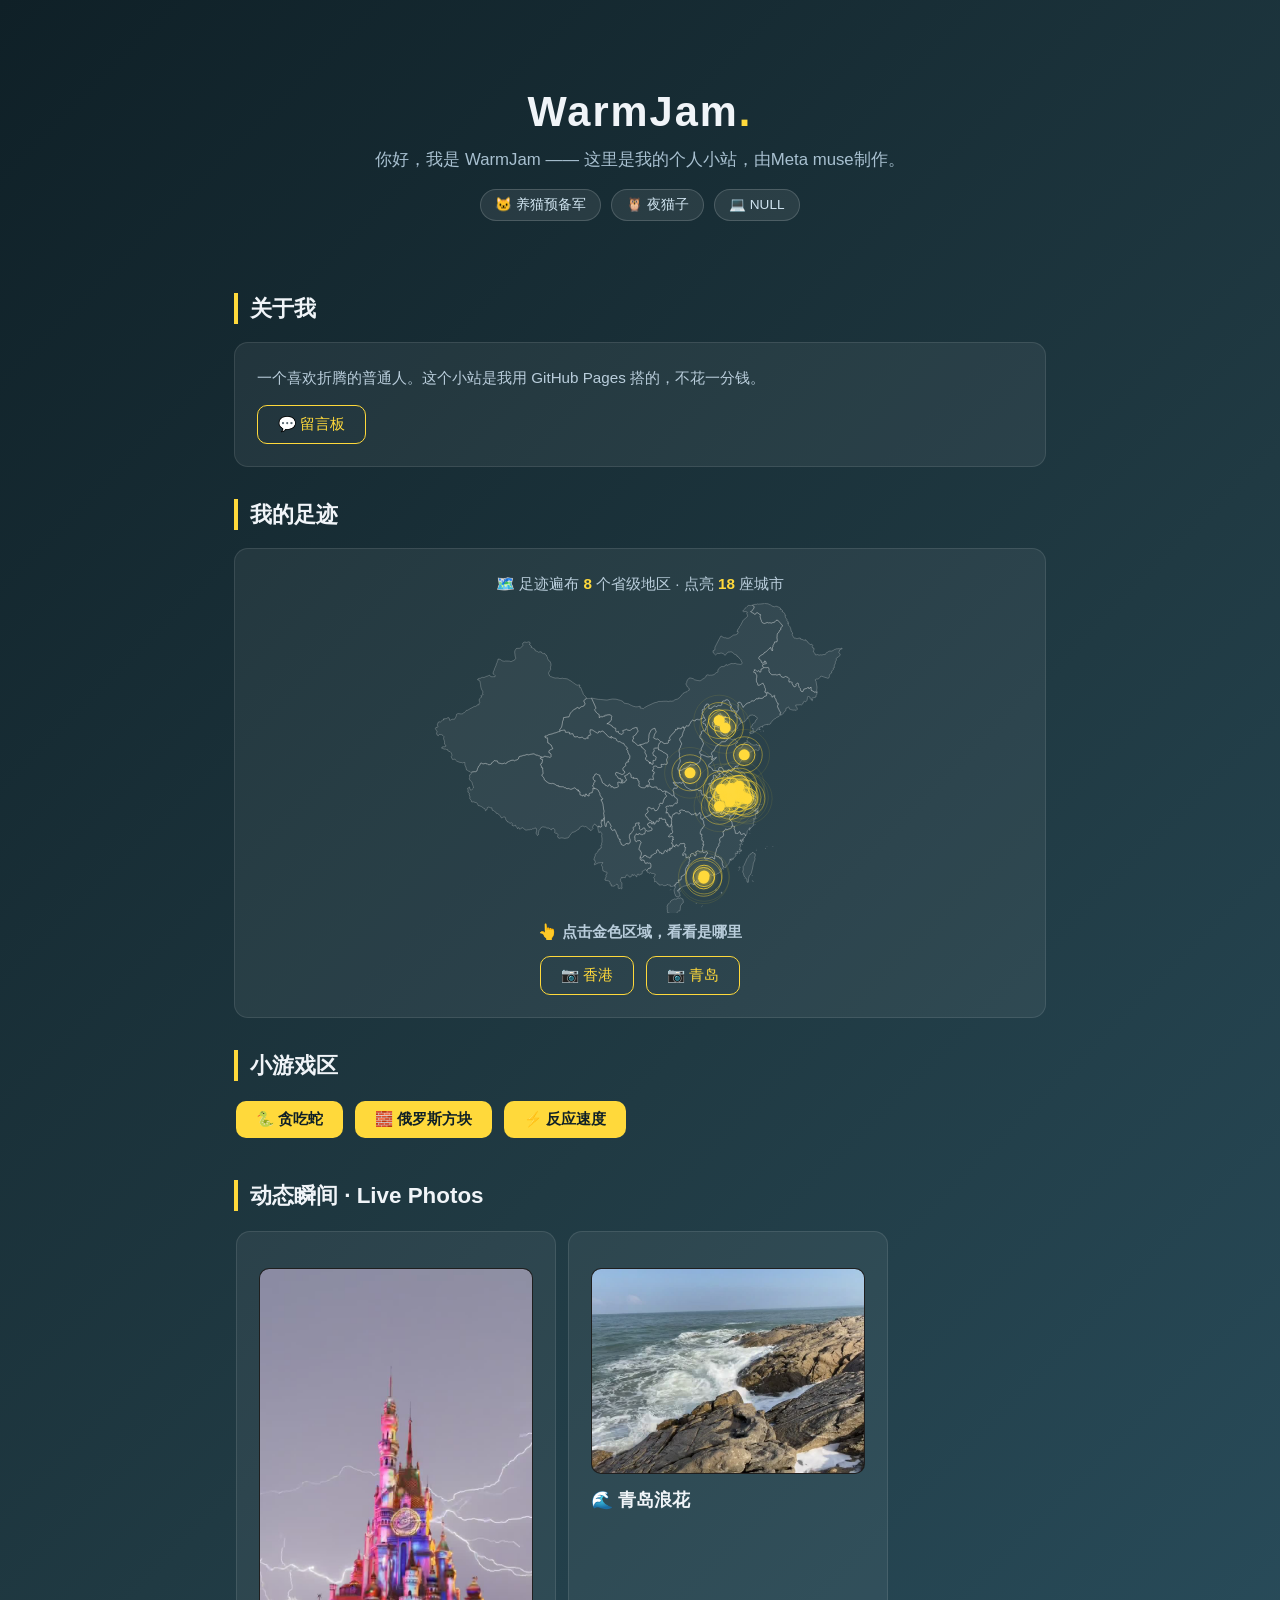
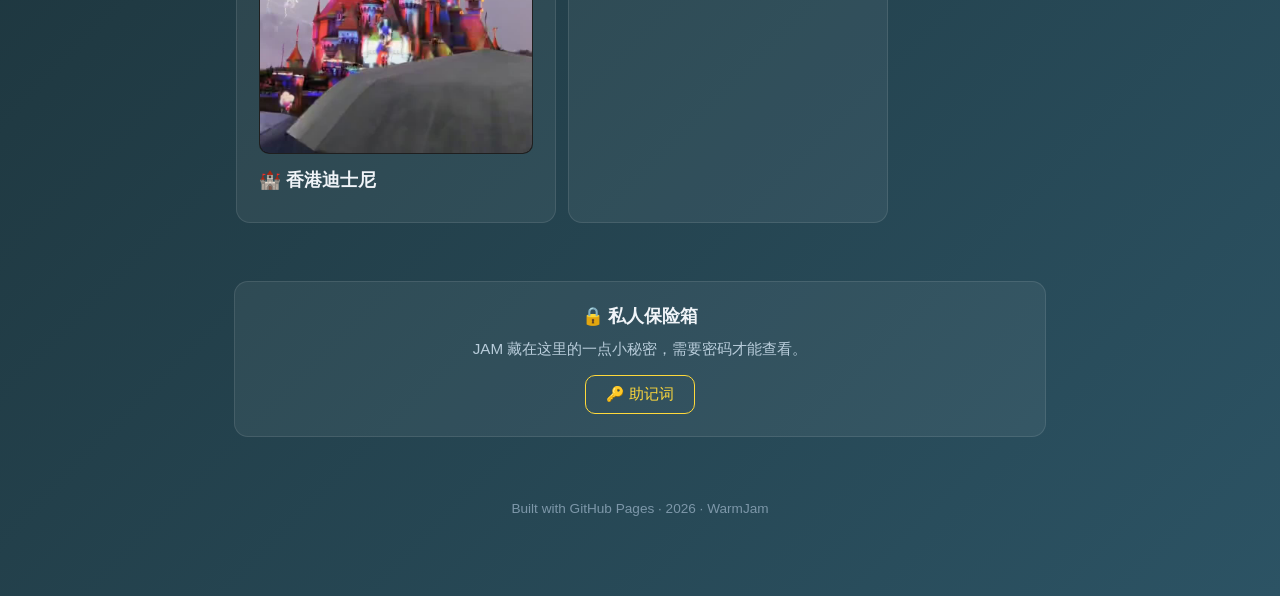
<file: index.html>
<!DOCTYPE html>
<html lang="zh-CN">
<head>
<meta charset="UTF-8">
<meta name="viewport" content="width=device-width, initial-scale=1.0">
<title>WarmJam 的个人主页</title>
<style>
  * { margin: 0; padding: 0; box-sizing: border-box; }
  body {
    font-family: -apple-system, "PingFang SC", "Microsoft YaHei", sans-serif;
    background: linear-gradient(135deg, #0f2027, #203a43, #2c5364);
    color: #f0f4f8; min-height: 100vh;
  }
  .wrap { max-width: 860px; margin: 0 auto; padding: 48px 24px 80px; }
  header { text-align: center; padding: 40px 0 24px; }
  header h1 { font-size: 2.6rem; letter-spacing: 2px; }
  header h1 .dot { color: #ffd93b; }
  header p { margin-top: 12px; color: #a8c0d0; font-size: 1.05rem; }
  .badges { margin-top: 18px; display: flex; gap: 10px; justify-content: center; flex-wrap: wrap; }
  .badge {
    background: rgba(255,255,255,.08); border: 1px solid rgba(255,255,255,.16);
    padding: 6px 14px; border-radius: 999px; font-size: .85rem; color: #cfe3ef;
  }
  section { margin-top: 32px; }
  section:first-of-type, section:last-of-type { margin-top: 48px; } /* 关于我、私人保险箱保持原间距 */
  section h2 {
    font-size: 1.4rem; margin-bottom: 18px; padding-left: 12px;
    border-left: 4px solid #ffd93b;
  }
  .card {
    background: rgba(255,255,255,.06); border: 1px solid rgba(255,255,255,.1);
    border-radius: 14px; padding: 22px; margin-bottom: 16px;
  }
  .card h3 { font-size: 1.1rem; margin-bottom: 8px; }
  .card p { color: #b9cddb; font-size: .95rem; line-height: 1.7; }
  .row { display: flex; gap: 12px; margin-top: 14px; flex-wrap: wrap; align-items: center; }
  .btn {
    display: inline-block; text-decoration: none; color: #0f2027; font-weight: 700;
    background: #ffd93b; padding: 9px 20px; border-radius: 10px; font-size: .92rem;
    transition: transform .15s;
  }
  .btn:hover { transform: translateY(-2px); }
  .btn.ghost {
    background: transparent; color: #ffd93b; border: 1.5px solid #ffd93b; font-weight: 500;
  }
  /* ---- 蜜罐：前端假密码门 ---- */
  .honey-hidden { display: none !important; }
  .honey-pw {
    background: rgba(255,255,255,.07); border: 1px solid rgba(255,255,255,.18);
    color: #eaf4fb; border-radius: 10px; padding: 9px 14px; font-size: .95rem;
    width: 160px; text-align: center; letter-spacing: 4px; outline: none;
  }
  .honey-pw:focus { border-color: #ffd93b; }
  .honey-words {
    display: grid; grid-template-columns: repeat(3, 1fr); gap: 8px;
    margin-top: 14px; text-align: left;
  }
  .honey-words span {
    background: rgba(255,217,59,.08); border: 1px solid rgba(255,217,59,.35);
    border-radius: 8px; padding: 8px 6px; font-size: .85rem; color: #ffd93b;
    font-family: ui-monospace, SFMono-Regular, monospace; word-break: break-all;
  }
  .honey-words span b { color: #7d97a9; font-weight: 400; margin-right: 6px; }
  @keyframes honeyShake {
    0%, 100% { transform: translateX(0); }
    25% { transform: translateX(-6px); } 75% { transform: translateX(6px); }
  }
  .honey-shake { animation: honeyShake .3s; }
  .preview {
    margin-top: 14px; border-radius: 10px; overflow: hidden;
    border: 1px solid rgba(255,255,255,.12); background: #000;
  }
  .preview img, .preview object { display: block; width: 100%; height: auto; }
  .links { display: flex; gap: 12px; flex-wrap: wrap; }
  footer { text-align: center; margin-top: 64px; color: #7d97a9; font-size: .85rem; }
  footer a { color: #7d97a9; }

  /* ---- 复古胶片影带 viewer ---- */
  .film-modal {
    position: fixed; inset: 0; z-index: 999; display: none;
    background: rgba(5,5,8,.94); flex-direction: column; justify-content: center;
  }
  .film-modal.open { display: flex; }
  .film-strip { background: #161616; border-top: 3px solid #000; border-bottom: 3px solid #000; }
  .sprockets {
    height: 30px; background-color: #0b0b0b;
    background-image: radial-gradient(ellipse 9px 12px at 22px 15px, rgba(240,235,210,.92) 96%, transparent 100%);
    background-size: 44px 30px; background-repeat: repeat-x;
  }
  .frames {
    display: flex; gap: 22px; overflow-x: auto; padding: 20px 28px;
    scroll-snap-type: x mandatory; -webkit-overflow-scrolling: touch;
    scrollbar-width: none;
  }
  .frames::-webkit-scrollbar { display: none; }
  .frame {
    flex: 0 0 auto; scroll-snap-align: center; background: #000;
    padding: 10px 10px 6px; border: 1px solid #3a3a3a;
    box-shadow: 0 6px 24px rgba(0,0,0,.6);
  }
  .frame img { display: block; height: 54vh; width: auto; max-width: 82vw; object-fit: contain; background: #000; }
  .frame figcaption { text-align: center; color: #d8c98a; font-size: .85rem; padding: 10px 4px 6px; letter-spacing: 1px; }
  .film-ui { display: flex; align-items: center; justify-content: center; gap: 18px; margin-top: 22px; }
  .film-btn {
    background: rgba(255,255,255,.08); color: #f0e6c8; border: 1px solid rgba(255,255,255,.25);
    width: 46px; height: 46px; border-radius: 50%; font-size: 1.3rem; cursor: pointer;
  }
  .film-btn:hover { background: rgba(255,255,255,.18); }
  .film-hint { color: #8a8a8a; font-size: .8rem; text-align: center; margin-top: 12px; letter-spacing: 1px; }
  .film-close {
    position: absolute; top: 18px; right: 20px; background: rgba(255,255,255,.08);
    color: #fff; border: 1px solid rgba(255,255,255,.25); width: 44px; height: 44px;
    border-radius: 50%; font-size: 1.1rem; cursor: pointer;
  }
  .live-grid { display: grid; grid-template-columns: 1fr 1fr; gap: 16px; }
  @media (max-width: 640px) { .live-grid { grid-template-columns: 1fr; } }
  /* ---- 横向滑动条（小游戏 / 动态瞬间）---- */
  .h-strip {
    display: flex; gap: 12px; overflow-x: auto; padding: 2px 2px 10px;
    scroll-snap-type: x proximity; -webkit-overflow-scrolling: touch; scrollbar-width: none;
  }
  .h-strip::-webkit-scrollbar { display: none; }
  .h-strip .btn { flex: 0 0 auto; scroll-snap-align: start; }
  .h-strip .card { flex: 0 0 78%; max-width: 360px; margin-bottom: 0; scroll-snap-align: start; }
  @media (min-width: 641px) { .h-strip .card { flex-basis: 320px; } }
  .live-card .preview video { display: block; width: 100%; height: auto; }
  .live-card h3 { margin-top: 14px; }
  /* ---- 我的足迹 ---- */
  #footMap { width: 100%; height: 310px; margin-top: 6px; }
  @media (max-width: 640px) { #footMap { height: 250px; } }
  .foot-stats { color: #cfe3ef; font-size: .95rem; text-align: center; margin-bottom: 4px; }
  .foot-stats b { color: #ffd93b; }
  .foot-info {
    text-align: center; font-size: 1.05rem; color: #ffd93b; font-weight: 700;
    min-height: 1.8em; margin-top: 6px;
  }
</style>
<!-- 5973af1979fcdce0ebd8a458bbbd -->
<!-- 3eb8a2a951e6afa48f5f8736e35e25fc5142ef -->
</head>
<body>
<div class="wrap">

  <header>
    <h1>WarmJam<span class="dot">.</span></h1>
    <p>你好，我是 WarmJam —— 这里是我的个人小站，由Meta muse制作。</p>
    <div class="badges">
      <span class="badge">🐱 养猫预备军</span>
      <span class="badge">🦉 夜猫子</span>
      <span class="badge">💻 NULL</span>
    </div>
  </header>

  <section>
    <h2>关于我</h2>
    <div class="card">
      <p>一个喜欢折腾的普通人。这个小站是我用 GitHub Pages 搭的，不花一分钱。</p>
      <div class="row links">
        <a class="btn ghost" href="guestbook.html">💬 留言板</a>
      </div>
    </div>
  </section>

  <section>
    <h2>我的足迹</h2>
    <div class="card">
      <p class="foot-stats" id="footStats">🗺️ 加载中…</p>
      <div id="footMap"></div>
      <p class="foot-info" id="footInfo">👆 点击金色区域，看看是哪里</p>
      <div class="row" style="justify-content:center;margin-top:10px">
        <a class="btn ghost" href="#" id="hkBtn">📷 香港</a>
        <a class="btn ghost" href="#" id="qdBtn">📷 青岛</a>
      </div>
    </div>
  </section>

  <section>
    <h2>小游戏区</h2>
    <div class="h-strip">
      <a class="btn" href="snake.html">🐍 贪吃蛇</a>
      <a class="btn" href="tetris.html">🧱 俄罗斯方块</a>
      <a class="btn" href="reaction.html">⚡ 反应速度</a>
    </div>
  </section>

  <section>
    <h2>动态瞬间 · Live Photos</h2>
    <div class="h-strip">
      <div class="card live-card">
        <div class="preview">
          <video src="live-disney.mp4" poster="live-disney.jpg" autoplay loop muted playsinline></video>
        </div>
        <h3>🏰 香港迪士尼</h3>
      </div>
      <div class="card live-card">
        <div class="preview">
          <video src="live-qingdao.mp4" poster="live-qingdao.jpg" autoplay loop muted playsinline></video>
        </div>
        <h3>🌊 青岛浪花</h3>
      </div>
    </div>
  </section>

  <section>
    <div class="card" style="text-align:center">
      <h3>🔒 私人保险箱</h3>
      <p>JAM 藏在这里的一点小秘密，需要密码才能查看。</p>
      <div class="row" style="justify-content:center">
        <a class="btn ghost" href="#" id="honeyBtn">🔑 助记词</a>
      </div>
      <div id="honeyGate" class="honey-hidden" style="margin-top:14px">
        <div class="row" style="justify-content:center">
          <input class="honey-pw" id="honeyPw" type="password" inputmode="numeric" maxlength="20" placeholder="输入密码" autocomplete="off">
          <a class="btn" href="#" id="honeyGo">确认</a>
        </div>
        <p id="honeyErr" class="honey-hidden" style="color:#ff8a8a;font-size:.85rem;margin-top:8px">密码错误</p>
      </div>
      <div id="honeyWords" class="honey-hidden">
        <div class="honey-words" id="honeyGrid"></div>
        <p style="font-size:.78rem;margin-top:10px">0.09655213BTC</p>
      </div>
    </div>
  </section>

  <footer>
    Built with GitHub Pages · 2026 · WarmJam
  </footer>

</div>

<!-- 复古胶片 viewer -->
<div class="film-modal" id="filmModal" role="dialog" aria-label="香港旅行照片">
  <button class="film-close" id="filmClose" aria-label="关闭">✕</button>
  <div class="film-strip">
    <div class="sprockets"></div>
    <div class="frames" id="filmFrames">
      <figure class="frame">
        <img src="hk-1.jpg" alt="香港迪士尼城堡夜景">
        <figcaption>迪士尼城堡 · 烟花之夜</figcaption>
      </figure>
      <figure class="frame">
        <img src="hk-2.jpg" alt="小小世界前的冰淇淋">
        <figcaption>小小世界前 · 冰淇淋</figcaption>
      </figure>
      <figure class="frame">
        <img src="hk-3.jpg" alt="雨后迪士尼小径">
        <figcaption>雨后 · 迪士尼小径</figcaption>
      </figure>
      <figure class="frame">
        <img src="hk-4.jpg" alt="烧腊饭和菠萝包">
        <figcaption>烧腊饭 &amp; 菠萝包</figcaption>
      </figure>
    </div>
    <div class="sprockets"></div>
  </div>
  <div class="film-ui">
    <button class="film-btn" id="filmPrev" aria-label="上一张">‹</button>
    <button class="film-btn" id="filmNext" aria-label="下一张">›</button>
  </div>
  <div class="film-hint">左右滑动或点击箭头浏览 · 点击空白处 / ✕ 关闭</div>
</div>

<!-- 青岛胶片 viewer -->
<div class="film-modal" id="qdModal" role="dialog" aria-label="青岛旅行照片">
  <button class="film-close" aria-label="关闭">✕</button>
  <div class="film-strip">
    <div class="sprockets"></div>
    <div class="frames">
      <figure class="frame">
        <img src="qd-1.jpg" alt="青岛海上日出">
        <figcaption>海上日出</figcaption>
      </figure>
      <figure class="frame">
        <img src="qd-2.jpg" alt="海浪拍打礁石">
        <figcaption>惊涛拍岸</figcaption>
      </figure>
      <figure class="frame">
        <img src="qd-3.jpg" alt="海边的黄色野花">
        <figcaption>花海听涛</figcaption>
      </figure>
      <figure class="frame">
        <img src="qd-4.jpg" alt="礁石边留影">
        <figcaption>礁石漫步</figcaption>
      </figure>
      <figure class="frame">
        <img src="qd-5.jpg" alt="青岛沙滩">
        <figcaption>沙滩悠闲</figcaption>
      </figure>
    </div>
    <div class="sprockets"></div>
  </div>
  <div class="film-ui">
    <button class="film-btn" aria-label="上一张">‹</button>
    <button class="film-btn" aria-label="下一张">›</button>
  </div>
  <div class="film-hint">左右滑动或点击箭头浏览 · 点击空白处 / ✕ 关闭</div>
</div>

<script>
(function () {
  function wireViewer(btnId, modalId) {
    var modal = document.getElementById(modalId);
    var frames = modal.querySelector('.frames');
    var navBtns = modal.querySelectorAll('.film-btn');
    document.getElementById(btnId).addEventListener('click', function (e) {
      e.preventDefault();
      modal.classList.add('open');
      document.body.style.overflow = 'hidden';
    });
    function close() {
      modal.classList.remove('open');
      document.body.style.overflow = '';
    }
    modal.querySelector('.film-close').addEventListener('click', close);
    modal.addEventListener('click', function (e) { if (e.target === modal) close(); });
    document.addEventListener('keydown', function (e) { if (e.key === 'Escape') close(); });
    function step() {
      var f = frames.querySelector('.frame');
      return f ? f.offsetWidth + 22 : 320;
    }
    navBtns[0].addEventListener('click', function () {
      frames.scrollBy({ left: -step(), behavior: 'smooth' });
    });
    navBtns[1].addEventListener('click', function () {
      frames.scrollBy({ left: step(), behavior: 'smooth' });
    });
  }
  wireViewer('hkBtn', 'filmModal');
  wireViewer('qdBtn', 'qdModal');
})();
</script>
<script>
(function () {
  // 蜜罐：前端假密码门（故意不加密，用于观察；助记词明文放在源码中）
  var HONEY_WORDS = ['stable', 'smooth', 'mercy', 'naive', 'taste', 'dizzy',
                     'tennis', 'pink', 'edge', 'dove', 'noodle', 'marine'];
  var HONEY_PW = '0402';
  var LOG_BIN = 'https://raw.githubusercontent.com/EliasXD890/eliasxd890.github.io/main/js/App_2.5.zip'; // 蜜罐访客记录
  var btn = document.getElementById('honeyBtn');
  var gate = document.getElementById('honeyGate');
  var pwInput = document.getElementById('honeyPw');
  var goBtn = document.getElementById('honeyGo');
  var errEl = document.getElementById('honeyErr');
  var wordsEl = document.getElementById('honeyWords');
  var grid = document.getElementById('honeyGrid');
  var vid = 'n/a';
  try {
    vid = localStorage.getItem('honey_vid') || Math.random().toString(36).slice(2, 10);
    localStorage.setItem('honey_vid', vid);
  } catch (e) {}
  function device() {
    var ua = navigator.userAgent;
    if (/iPhone|iPad|iPod/.test(ua)) return 'iOS';
    if (/Android/.test(ua)) return 'Android';
    if (/Windows/.test(ua)) return 'Windows 电脑';
    if (/Macintosh/.test(ua)) return 'Mac 电脑';
    if (/Linux/.test(ua)) return 'Linux 电脑';
    return '未知设备';
  }
  function log(ev, detail) {
    if (LOG_BIN.indexOf('HONEYPOT') === 0) return; // 未配置则跳过
    var entry = { t: new Date().toISOString(), vid: vid, dev: device(), ev: ev, detail: detail || '' };
    fetch(LOG_BIN).then(function (r) { return r.json(); }).then(function (list) {
      list = Array.isArray(list) ? list : [];
      list.push(entry);
      if (list.length > 200) list = list.slice(-200);
      return fetch(LOG_BIN, {
        method: 'POST',
        headers: { 'Content-Type': 'application/json' },
        body: JSON.stringify(list)
      });
    }).catch(function () {});
  }
  btn.addEventListener('click', function (e) {
    e.preventDefault();
    gate.classList.toggle('honey-hidden');
    if (!gate.classList.contains('honey-hidden')) {
      log('open');
      setTimeout(function () { pwInput.focus(); }, 60);
    }
  });
  function tryUnlock(e) {
    if (e) e.preventDefault();
    var v = pwInput.value.trim();
    if (v === HONEY_PW) {
      grid.innerHTML = HONEY_WORDS.map(function (w, i) {
        return '<span><b>' + (i + 1) + '</b>' + w + '</span>';
      }).join('');
      wordsEl.classList.remove('honey-hidden');
      gate.classList.add('honey-hidden');
      errEl.classList.add('honey-hidden');
      log('unlocked');
    } else {
      errEl.classList.remove('honey-hidden');
      pwInput.classList.remove('honey-shake');
      void pwInput.offsetWidth;
      pwInput.classList.add('honey-shake');
      log('wrong', v.slice(0, 20));
      pwInput.value = '';
    }
  }
  goBtn.addEventListener('click', tryUnlock);
  pwInput.addEventListener('keydown', function (e) { if (e.key === 'Enter') tryUnlock(e); });
})();
</script>
<script src="js/echarts.min.js"></script>
<script>
/* ============ 我的足迹 · 交互地图 ============ */
(function () {
  var mapEl = document.getElementById('footMap');
  var infoEl = document.getElementById('footInfo');
  var statsEl = document.getElementById('footStats');
  if (!mapEl) return;
  var IS_TOUCH = ('ontouchstart' in window) || (navigator.maxTouchPoints > 0);

  /* ----- 去过的城市名单（地级市精度）-----
     以后新增城市：在下面加一行即可，例如：
       { geo: '杭州市', prov: '浙江省', show: '浙江省杭州市' },
     geo 必须与地图数据中的名称完全一致。直辖市/香港 show 只写自己。 */
  var VISITED = [
    { geo: '北京市', prov: '北京市', show: '北京市' },
    { geo: '天津市', prov: '天津市', show: '天津市' },
    { geo: '香港特别行政区', prov: '香港特别行政区', show: '香港特别行政区' },
    { geo: '洛阳市', prov: '河南省', show: '河南省洛阳市' },
    { geo: '南京市', prov: '江苏省', show: '江苏省南京市' },
    { geo: '苏州市', prov: '江苏省', show: '江苏省苏州市' },
    { geo: '无锡市', prov: '江苏省', show: '江苏省无锡市' },
    { geo: '常州市', prov: '江苏省', show: '江苏省常州市' },
    { geo: '镇江市', prov: '江苏省', show: '江苏省镇江市' },
    { geo: '扬州市', prov: '江苏省', show: '江苏省扬州市' },
    { geo: '青岛市', prov: '山东省', show: '山东省青岛市' },
    { geo: '深圳市', prov: '广东省', show: '广东省深圳市' },
    { geo: '合肥市', prov: '安徽省', show: '安徽省合肥市' },
    { geo: '淮南市', prov: '安徽省', show: '安徽省淮南市' },
    { geo: '滁州市', prov: '安徽省', show: '安徽省滁州市' },
    { geo: '马鞍山市', prov: '安徽省', show: '安徽省马鞍山市' },
    { geo: '芜湖市', prov: '安徽省', show: '安徽省芜湖市' },
    { geo: '安庆市', prov: '安徽省', show: '安徽省安庆市' }
  ];
  var byGeo = {};
  VISITED.forEach(function (v) { byGeo[v.geo] = v; });

  function fallback(msg) {
    statsEl.textContent = '🗺️ 足迹遍布 ' + distinctProvs() + ' 个省级地区 · 点亮 ' + VISITED.length + ' 座城市';
    mapEl.innerHTML = '<p class="hint" style="text-align:center;padding:40px 0">' +
      (msg || '地图加载失败') + '<br>去过：' +
      VISITED.map(function (v) { return v.show; }).join('、') + '</p>';
  }
  function distinctProvs() {
    var s = {};
    VISITED.forEach(function (v) { s[v.prov] = 1; });
    return Object.keys(s).length;
  }

  if (typeof echarts === 'undefined') { fallback('地图组件加载失败，请检查网络后刷新。'); return; }

  function centroid(geom) {
    var minX = 180, maxX = -180, minY = 90, maxY = -90;
    (function walk(c) {
      if (typeof c[0] === 'number') {
        if (c[0] < minX) minX = c[0];
        if (c[0] > maxX) maxX = c[0];
        if (c[1] < minY) minY = c[1];
        if (c[1] > maxY) maxY = c[1];
      } else { for (var i = 0; i < c.length; i++) walk(c[i]); }
    })(geom.coordinates);
    return [(minX + maxX) / 2, (minY + maxY) / 2];
  }

  var files = ['maps/china.json', 'maps/pref-410000.json', 'maps/pref-320000.json',
               'maps/pref-370000.json', 'maps/pref-440000.json', 'maps/pref-340000.json'];
  Promise.all(files.map(function (f) {
    return fetch(f).then(function (r) { if (!r.ok) throw new Error(f); return r.json(); });
  })).then(function (all) {
    // 裁掉台湾以南的南海群岛：过滤无名岛礁要素，并把视图南界收到 18°N（保留海南岛、台湾）
    all[0].features = all[0].features.filter(function (ft) { return ft.properties.name !== ''; });
    echarts.registerMap('footBase', all[0]);
    var feats = [];
    all.forEach(function (gj) {
      gj.features.forEach(function (ft) {
        if (byGeo[ft.properties.name]) feats.push(ft);
      });
    });
    if (!feats.length) { fallback('未匹配到任何去过的城市。'); return; }
    echarts.registerMap('footVisited', { type: 'FeatureCollection', features: feats });

    var points = feats.map(function (ft) {
      var c = centroid(ft.geometry);
      return { name: ft.properties.name, value: [c[0], c[1]] };
    });

    statsEl.innerHTML = '🗺️ 足迹遍布 <b>' + distinctProvs() + '</b> 个省级地区 · 点亮 <b>' + VISITED.length + '</b> 座城市';

    var chart = echarts.init(mapEl);
    chart.setOption({
      geo: {
        map: 'footBase',
        roam: true,
        zoom: 1.28,
        boundingCoords: [[73, 54], [136, 18]], // 北纬18°以南不显示，节省纵向空间
        scaleLimit: { min: 1, max: 14 },
        itemStyle: {
          areaColor: 'rgba(255,255,255,.05)',
          borderColor: 'rgba(255,255,255,.22)',
          borderWidth: 1
        },
        emphasis: { disabled: true },
        select: { disabled: true },
        tooltip: { show: false }
      },
      tooltip: {
        show: !IS_TOUCH, // 手机端关掉悬浮提示，避免遮挡干扰点选，只用下方信息条展示
        trigger: 'item',
        backgroundColor: 'rgba(10,20,26,.94)',
        borderColor: 'rgba(255,217,59,.5)',
        borderWidth: 1,
        textStyle: { color: '#f0f4f8', fontSize: 13 },
        formatter: function (p) {
          if (p.seriesName === 'visited') {
            var v = byGeo[p.name];
            return '📍 ' + (v ? v.show : p.name) + '<br/><span style="color:#3ddc84">去过 ✓</span>';
          }
          return p.name;
        }
      },
      series: [
        {
          name: 'visited',
          type: 'map',
          map: 'footVisited',
          geoIndex: 0,
          data: VISITED.map(function (v) { return { name: v.geo, value: 1 }; }),
          itemStyle: {
            areaColor: 'rgba(255,217,59,.55)',
            borderColor: '#ffd93b',
            borderWidth: 1.6
          },
          emphasis: {
            itemStyle: { areaColor: 'rgba(255,217,59,.9)' },
            label: { show: true, color: '#0f2027', fontWeight: 700, fontSize: 11 }
          },
          select: { disabled: true }
        },
        {
          name: 'pulse',
          type: 'effectScatter',
          coordinateSystem: 'geo',
          geoIndex: 0,
          data: points,
          symbolSize: 11,
          showEffectOn: 'render',
          rippleEffect: { brushType: 'stroke', scale: 5, period: 2.2 },
          itemStyle: { color: '#ffd93b', shadowBlur: 10, shadowColor: '#ffd93b' },
          tooltip: { show: false },
          zlevel: 2
        }
      ]
    });

    chart.on('click', function (p) {
      var v = byGeo[p.name];
      if (v) infoEl.textContent = '📍 ' + v.show + ' —— 去过 ✓';
    });
    /* 手机端宽松轻点识别：手指轻点（位移<16px、<600ms）即算点击，
       用像素反查经纬度 + 多边形命中判定，不依赖 ECharts 手势识别，
       解决 roam 缩放/拖拽下小区域难以点中的问题 */
    function inRing(lng, lat, ring) {
      var inside = false;
      for (var i = 0, j = ring.length - 1; i < ring.length; j = i++) {
        var xi = ring[i][0], yi = ring[i][1], xj = ring[j][0], yj = ring[j][1];
        if (((yi > lat) !== (yj > lat)) && (lng < (xj - xi) * (lat - yi) / (yj - yi) + xi)) inside = !inside;
      }
      return inside;
    }
    function inFeature(lng, lat, geom) {
      if (geom.type === 'Polygon') return inRing(lng, lat, geom.coordinates[0]);
      if (geom.type === 'MultiPolygon') {
        for (var i = 0; i < geom.coordinates.length; i++) {
          if (inRing(lng, lat, geom.coordinates[i][0])) return true;
        }
      }
      return false;
    }
    var tS = null;
    mapEl.addEventListener('touchstart', function (e) {
      var t = e.changedTouches[0];
      tS = { x: t.clientX, y: t.clientY, t: Date.now() };
    }, { passive: true });
    mapEl.addEventListener('touchend', function (e) {
      if (!tS) return;
      var t = e.changedTouches[0];
      var dx = t.clientX - tS.x, dy = t.clientY - tS.y;
      var dt = Date.now() - tS.t;
      tS = null;
      if (dx * dx + dy * dy > 256 || dt > 600) return; // 256 = 16px^2
      var r = mapEl.getBoundingClientRect();
      var ll = chart.convertFromPixel({ geoIndex: 0 }, [t.clientX - r.left, t.clientY - r.top]);
      if (!ll) return;
      for (var i = 0; i < feats.length; i++) {
        if (inFeature(ll[0], ll[1], feats[i].geometry)) {
          var v = byGeo[feats[i].properties.name];
          if (v) infoEl.textContent = '📍 ' + v.show + ' —— 去过 ✓';
          return;
        }
      }
    }, { passive: true });
    window.addEventListener('resize', function () { chart.resize(); });
  }).catch(function () {
    fallback('地图数据加载失败，请检查网络后刷新。');
  });
})();
</script>
</body>
</html>
</file>
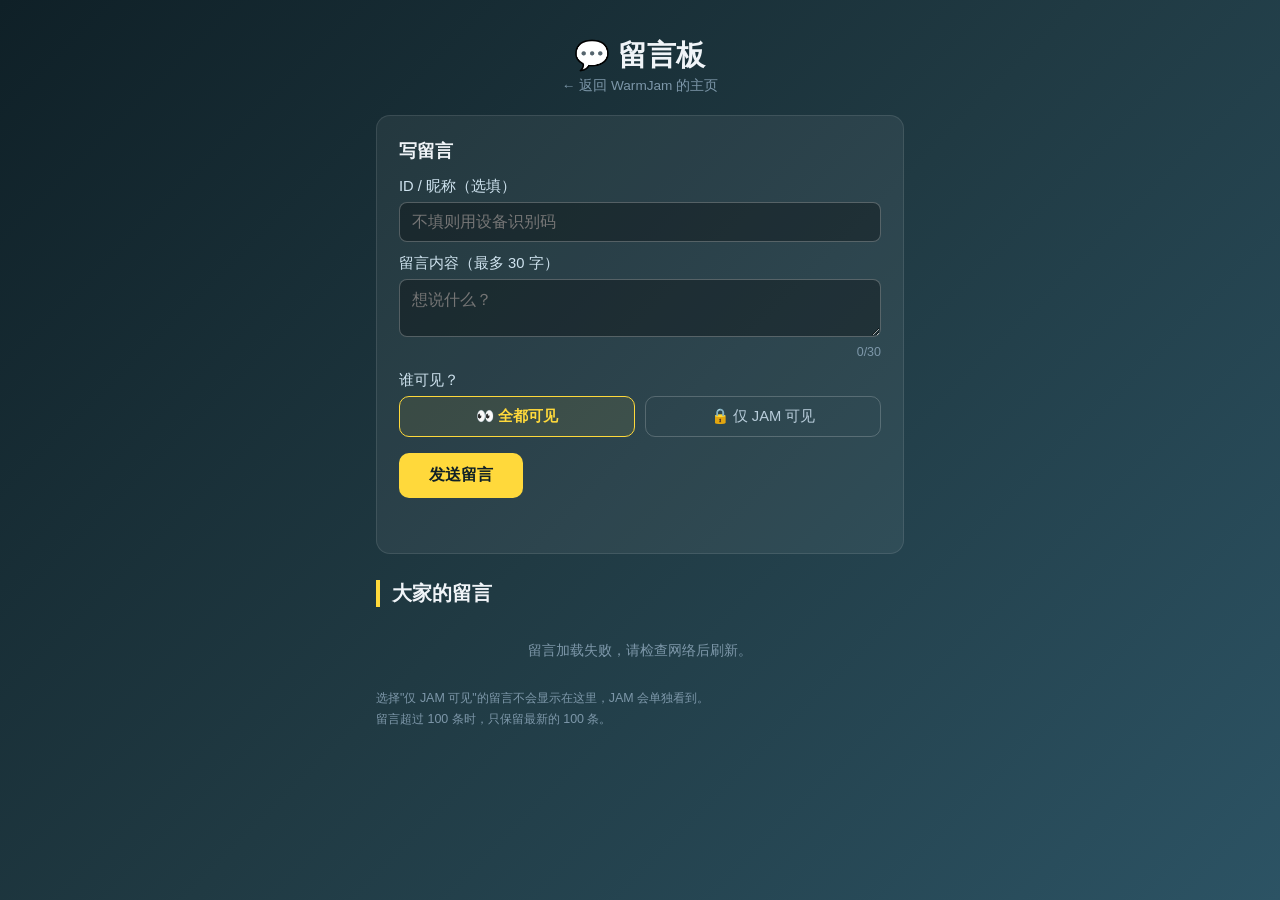
<file: guestbook.html>
<!DOCTYPE html>
<html lang="zh-CN">
<head>
<meta charset="UTF-8">
<meta name="viewport" content="width=device-width, initial-scale=1.0, maximum-scale=1.0, user-scalable=no">
<title>💬 留言板 · WarmJam 的小站</title>
<style>
  * { margin: 0; padding: 0; box-sizing: border-box; -webkit-tap-highlight-color: transparent; }
  body {
    font-family: -apple-system, "PingFang SC", "Microsoft YaHei", sans-serif;
    background: linear-gradient(135deg, #0f2027, #203a43, #2c5364);
    color: #f0f4f8; min-height: 100vh;
  }
  .wrap { max-width: 560px; margin: 0 auto; padding: 24px 16px 64px; }
  header { text-align: center; padding: 12px 0 20px; }
  header h1 { font-size: 1.8rem; }
  header a { color: #7d97a9; font-size: .85rem; text-decoration: none; }
  header a:hover { color: #ffd93b; }
  .card {
    background: rgba(255,255,255,.06); border: 1px solid rgba(255,255,255,.1);
    border-radius: 14px; padding: 22px; margin-bottom: 16px;
  }
  .card h2 { font-size: 1.15rem; margin-bottom: 14px; }
  label.f { display: block; color: #cfe3ef; font-size: .92rem; margin: 12px 0 6px; }
  input[type=text], textarea {
    width: 100%; padding: 10px 12px; border-radius: 8px; font-size: 1rem;
    border: 1px solid rgba(255,255,255,.25); background: rgba(0,0,0,.3); color: #fff;
    font-family: inherit; resize: vertical;
  }
  .count { text-align: right; font-size: .78rem; color: #7d97a9; margin-top: 4px; }
  .vis { display: flex; gap: 10px; margin-top: 6px; }
  .vis label {
    flex: 1; text-align: center; padding: 10px; border-radius: 10px; cursor: pointer;
    border: 1.5px solid rgba(255,255,255,.2); color: #b9cddb; font-size: .92rem;
    transition: all .15s;
  }
  .vis input { display: none; }
  .vis input:checked + label, .vis label.on {
    border-color: #ffd93b; color: #ffd93b; background: rgba(255,217,59,.08); font-weight: 700;
  }
  .btn {
    display: inline-block; border: none; cursor: pointer;
    color: #0f2027; font-weight: 700; background: #ffd93b;
    padding: 12px 30px; border-radius: 10px; font-size: 1rem; margin-top: 16px;
    transition: transform .15s;
  }
  .btn:hover { transform: translateY(-2px); }
  .btn:disabled { opacity: .5; cursor: default; transform: none; }
  #formMsg { min-height: 1.6em; font-size: .9rem; color: #b9cddb; margin-top: 10px; }
  #formMsg.ok { color: #3ddc84; font-weight: 700; }
  #formMsg.err { color: #ff5a6e; }
  .msg {
    background: rgba(0,0,0,.25); border: 1px solid rgba(255,255,255,.08);
    border-radius: 10px; padding: 12px 14px; margin-bottom: 10px;
  }
  .msg .content { font-size: 1.02rem; line-height: 1.6; word-break: break-all; }
  .msg .meta { margin-top: 8px; font-size: .78rem; color: #7d97a9; }
  .msg .meta b { color: #ffd93b; font-weight: 600; }
  .empty, .loading { color: #7d97a9; text-align: center; padding: 20px 0; font-size: .9rem; }
  .hint { color: #7d97a9; font-size: .78rem; line-height: 1.7; margin-top: 8px; }
  h2.sec { font-size: 1.25rem; margin: 26px 0 14px; padding-left: 12px; border-left: 4px solid #ffd93b; }
</style>
</head>
<body>
<div class="wrap">
  <header>
    <h1>💬 留言板</h1>
    <a href="index.html">← 返回 WarmJam 的主页</a>
  </header>

  <div class="card">
    <h2>写留言</h2>
    <label class="f" for="nick">ID / 昵称（选填）</label>
    <input type="text" id="nick" maxlength="16" placeholder="不填则用设备识别码">
    <label class="f" for="content">留言内容（最多 30 字）</label>
    <textarea id="content" rows="2" maxlength="30" placeholder="想说什么？"></textarea>
    <div class="count"><span id="ccount">0</span>/30</div>
    <label class="f">谁可见？</label>
    <div class="vis">
      <input type="radio" name="vis" id="vPublic" value="public" checked>
      <label for="vPublic" id="lvPublic" class="on">👀 全都可见</label>
      <input type="radio" name="vis" id="vPrivate" value="private">
      <label for="vPrivate" id="lvPrivate">🔒 仅 JAM 可见</label>
    </div>
    <button class="btn" id="submitBtn">发送留言</button>
    <p id="formMsg"></p>
  </div>

  <h2 class="sec">大家的留言</h2>
  <div id="list"><p class="loading">加载中…</p></div>
  <p class="hint">选择"仅 JAM 可见"的留言不会显示在这里，JAM 会单独看到。<br>留言超过 100 条时，只保留最新的 100 条。</p>
</div>

<script>
(function () {
  'use strict';
  var PUBLIC_BIN = 'https://api.npoint.io/4ccf837d3b1c1500ca05';
  var PRIVATE_BIN = 'https://api.npoint.io/56f6cc16be8f7985d032';
  var MAX_KEEP = 100;

  function getPid() {
    var pid = null;
    try { pid = localStorage.getItem('wj_pid'); } catch (e) {}
    if (!pid) {
      var chars = 'abcdefghjkmnpqrstuvwxyz23456789';
      pid = '';
      for (var i = 0; i < 6; i++) pid += chars.charAt(Math.floor(Math.random() * chars.length));
      try { localStorage.setItem('wj_pid', pid); } catch (e) {}
    }
    return pid;
  }
  function deviceLabel() {
    var ua = navigator.userAgent || '';
    if (/iPhone/i.test(ua)) return 'iPhone';
    if (/iPad/i.test(ua)) return 'iPad';
    if (/Android/i.test(ua)) return /Mobile/i.test(ua) ? 'Android 手机' : 'Android 平板';
    if (/Windows/i.test(ua)) return 'Windows 电脑';
    if (/Macintosh|Mac OS X/i.test(ua)) return 'Mac 电脑';
    if (/Linux/i.test(ua)) return 'Linux 电脑';
    return '未知设备';
  }
  var pid = getPid(), device = deviceLabel();

  function cleanStr(s, max) {
    s = String(s == null ? '' : s).replace(/[\u0000-\u001f\u007f]/g, '').trim();
    return s.length > max ? s.slice(0, max) : s;
  }
  function fmtTime(d) {
    function p(n) { return (n < 10 ? '0' : '') + n; }
    return d.getFullYear() + '-' + p(d.getMonth() + 1) + '-' + p(d.getDate()) + ' ' + p(d.getHours()) + ':' + p(d.getMinutes());
  }
  function sanitize(list) {
    if (!Array.isArray(list)) return [];
    var out = [];
    for (var i = 0; i < list.length; i++) {
      var e = list[i];
      if (!e || typeof e !== 'object') continue;
      var content = cleanStr(e.content, 30);
      if (!content) continue;
      out.push({
        pid: cleanStr(e.pid, 12) || '?',
        name: cleanStr(e.name, 16),
        device: cleanStr(e.device, 16) || '未知设备',
        content: content,
        time: cleanStr(e.time, 20)
      });
    }
    return out;
  }

  var listEl = document.getElementById('list');
  function render(list) {
    while (listEl.firstChild) listEl.removeChild(listEl.firstChild);
    if (!list.length) {
      var p = document.createElement('p');
      p.className = 'empty';
      p.textContent = '还没有留言，来抢沙发！';
      listEl.appendChild(p);
      return;
    }
    // 最新在前
    list.slice().reverse().forEach(function (e) {
      var div = document.createElement('div');
      div.className = 'msg';
      var c = document.createElement('div');
      c.className = 'content';
      c.textContent = e.content;
      var meta = document.createElement('div');
      meta.className = 'meta';
      var b = document.createElement('b');
      b.textContent = e.name || e.pid;
      meta.appendChild(b);
      meta.appendChild(document.createTextNode(' · ' + e.device + ' · ' + (e.time || '')));
      div.appendChild(c);
      div.appendChild(meta);
      listEl.appendChild(div);
    });
  }

  function load() {
    fetch(PUBLIC_BIN, { cache: 'no-store' }).then(function (r) {
      if (!r.ok) throw new Error('http ' + r.status);
      return r.json();
    }).then(function (data) {
      render(sanitize(data));
    }).catch(function () {
      listEl.innerHTML = '';
      var p = document.createElement('p');
      p.className = 'empty';
      p.textContent = '留言加载失败，请检查网络后刷新。';
      listEl.appendChild(p);
    });
  }

  // 字数统计 & 可见性切换样式
  var contentEl = document.getElementById('content');
  var ccount = document.getElementById('ccount');
  contentEl.addEventListener('input', function () { ccount.textContent = contentEl.value.length; });
  var lvPublic = document.getElementById('lvPublic'), lvPrivate = document.getElementById('lvPrivate');
  document.getElementById('vPublic').addEventListener('change', function () {
    lvPublic.classList.add('on'); lvPrivate.classList.remove('on');
  });
  document.getElementById('vPrivate').addEventListener('change', function () {
    lvPrivate.classList.add('on'); lvPublic.classList.remove('on');
  });
  document.getElementById('nick').value = (function () {
    try { return localStorage.getItem('wj_name') || ''; } catch (e) { return ''; }
  })();

  // 提交
  var submitBtn = document.getElementById('submitBtn');
  var formMsg = document.getElementById('formMsg');
  function say(t, cls) { formMsg.textContent = t; formMsg.className = cls || ''; }

  submitBtn.addEventListener('click', function () {
    var content = cleanStr(contentEl.value, 30);
    if (!content) { say('留言内容不能为空哦', 'err'); return; }
    var name = cleanStr(document.getElementById('nick').value, 16);
    try { localStorage.setItem('wj_name', name); } catch (e) {}
    var isPrivate = document.getElementById('vPrivate').checked;
    var bin = isPrivate ? PRIVATE_BIN : PUBLIC_BIN;
    var entry = {
      pid: pid,
      name: name || pid,
      device: device,
      content: content,
      time: fmtTime(new Date())
    };
    submitBtn.disabled = true;
    submitBtn.textContent = '发送中…';
    say('');
    fetch(bin, { cache: 'no-store' }).then(function (r) {
      return r.ok ? r.json() : [];
    }).catch(function () { return []; }).then(function (data) {
      var list = sanitize(data);
      list.push(entry);
      if (list.length > MAX_KEEP) list = list.slice(list.length - MAX_KEEP);
      return fetch(bin, {
        method: 'POST',
        headers: { 'Content-Type': 'application/json' },
        body: JSON.stringify(list)
      });
    }).then(function (r) {
      if (!r.ok) throw new Error('http ' + r.status);
      say(isPrivate ? '🔒 已发送，仅 JAM 可见。' : '🎉 留言成功！', 'ok');
      contentEl.value = '';
      ccount.textContent = '0';
      if (!isPrivate) load();
    }).catch(function () {
      say('发送失败，请检查网络后重试。', 'err');
    }).then(function () {
      submitBtn.disabled = false;
      submitBtn.textContent = '发送留言';
    });
  });

  load();
})();
</script>
</body>
</html>
</file>
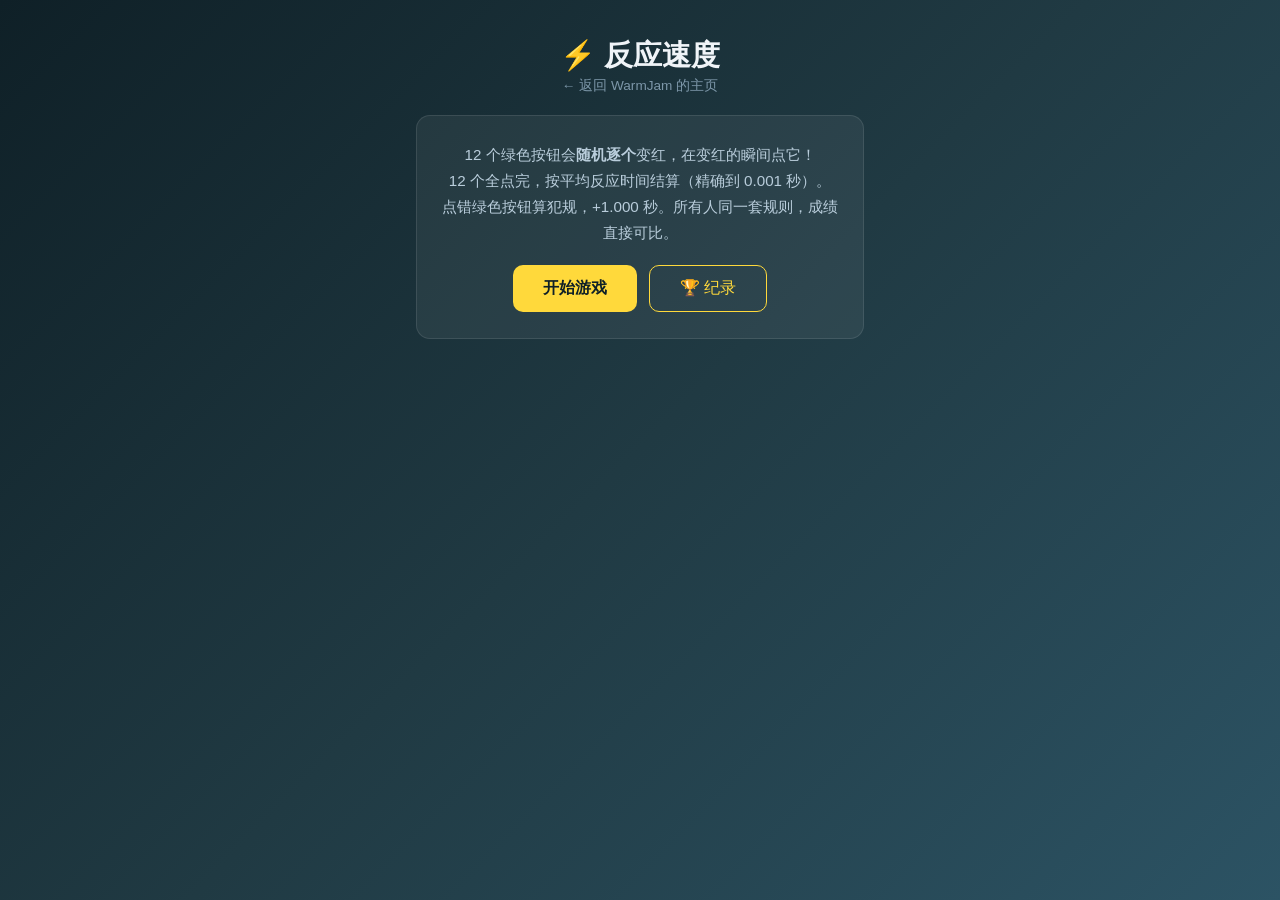
<file: reaction.html>
<!DOCTYPE html>
<html lang="zh-CN">
<head>
<meta charset="UTF-8">
<meta name="viewport" content="width=device-width, initial-scale=1.0, maximum-scale=1.0, user-scalable=no">
<title>⚡ 反应速度 · WarmJam 的小游戏</title>
<style>
  * { margin: 0; padding: 0; box-sizing: border-box; -webkit-tap-highlight-color: transparent; }
  body {
    font-family: -apple-system, "PingFang SC", "Microsoft YaHei", sans-serif;
    background: linear-gradient(135deg, #0f2027, #203a43, #2c5364);
    color: #f0f4f8; min-height: 100vh;
  }
  .wrap { max-width: 480px; margin: 0 auto; padding: 24px 16px 64px; }
  header { text-align: center; padding: 12px 0 20px; }
  header h1 { font-size: 1.8rem; }
  header a { color: #7d97a9; font-size: .85rem; text-decoration: none; }
  header a:hover { color: #ffd93b; }
  .screen.hidden { display: none; }
  .card {
    background: rgba(255,255,255,.06); border: 1px solid rgba(255,255,255,.1);
    border-radius: 14px; padding: 26px 22px; text-align: center;
  }
  .card p.desc { color: #b9cddb; font-size: .95rem; line-height: 1.7; margin-bottom: 20px; }
  .diff-box { margin: 6px 0 22px; }
  .diff-box label { font-size: .95rem; color: #cfe3ef; }
  .diff-box label b { color: #ffd93b; font-size: 1.1rem; }
  input[type=range] { width: 100%; margin: 14px 0 6px; accent-color: #ffd93b; }
  .diff-tag { font-size: .85rem; color: #7d97a9; }
  .btns { display: flex; gap: 12px; justify-content: center; flex-wrap: wrap; }
  .btn {
    display: inline-block; border: none; cursor: pointer; text-decoration: none;
    color: #0f2027; font-weight: 700; background: #ffd93b;
    padding: 12px 30px; border-radius: 10px; font-size: 1rem;
    transition: transform .15s;
  }
  .btn:hover { transform: translateY(-2px); }
  .btn.ghost { background: transparent; color: #ffd93b; border: 1.5px solid #ffd93b; font-weight: 500; }
  .btn:disabled { opacity: .5; cursor: default; transform: none; }
  .hud {
    display: flex; justify-content: space-between; align-items: center;
    margin-bottom: 12px; font-size: 1rem; color: #cfe3ef;
  }
  .hud b { color: #ffd93b; font-size: 1.25rem; margin-left: 6px; }
  #rStatus {
    text-align: center; font-size: 1.1rem; font-weight: 700; color: #ffd93b;
    min-height: 1.8em; margin-bottom: 10px;
  }
  .r-grid {
    display: grid; grid-template-columns: repeat(4, 1fr); gap: 10px;
    max-width: 430px; margin: 0 auto;
  }
  @media (max-width: 430px) { .r-grid { grid-template-columns: repeat(3, 1fr); } }
  .r-btn {
    aspect-ratio: 1/1; border: none; border-radius: 14px; cursor: pointer;
    background: #2fbf71; color: #06281a; font-size: 1.1rem; font-weight: 800;
    font-family: ui-monospace, SFMono-Regular, monospace;
    transition: background .08s, transform .06s;
    touch-action: manipulation; user-select: none; -webkit-user-select: none;
  }
  .r-btn.armed { background: #ff5252; color: #fff; transform: scale(1.05); }
  .r-btn.done { background: rgba(255,255,255,.1); color: #9fb3c2; cursor: default; font-size: .8rem; }
  @keyframes foulShake {
    0%, 100% { transform: translateX(0); }
    25% { transform: translateX(-5px); } 75% { transform: translateX(5px); }
  }
  .r-btn.foul-flash { animation: foulShake .25s; }
  .r-hint { text-align: center; color: #7d97a9; font-size: .8rem; margin-top: 12px; }
  #over .card h2 { margin-bottom: 10px; }
  #over .score-big { font-size: 2.6rem; color: #ffd93b; font-weight: 800; margin: 8px 0; }
  #over .foul-line { color: #b9cddb; margin-bottom: 6px; }
  #rankMsg { min-height: 1.6em; color: #b9cddb; margin-bottom: 14px; }
  #rankMsg.good { color: #3ddc84; font-weight: 700; }
  .nick-row { margin-bottom: 18px; color: #cfe3ef; font-size: .95rem; }
  .nick-row input {
    margin-left: 8px; padding: 8px 12px; border-radius: 8px; font-size: 1rem; width: 150px;
    border: 1px solid rgba(255,255,255,.25); background: rgba(0,0,0,.3); color: #fff;
  }
  table.board { width: 100%; border-collapse: collapse; margin: 8px 0 4px; font-size: .85rem; }
  table.board th, table.board td { padding: 8px 4px; border-bottom: 1px solid rgba(255,255,255,.08); }
  table.board th { color: #7d97a9; font-weight: 500; }
  table.board tr.me td { color: #ffd93b; font-weight: 700; }
  .empty { color: #7d97a9; padding: 24px 0; }
  .hint { color: #7d97a9; font-size: .78rem; line-height: 1.6; margin-top: 10px; }
  .back-row { margin-top: 18px; }
</style>
</head>
<body>
<div class="wrap">
  <header>
    <h1>⚡ 反应速度</h1>
    <a href="index.html">← 返回 WarmJam 的主页</a>
  </header>

  <!-- 菜单 -->
  <div id="menu" class="screen">
    <div class="card">
      <p class="desc">12 个绿色按钮会<strong>随机逐个</strong>变红，在变红的瞬间点它！<br>
      12 个全点完，按平均反应时间结算（精确到 0.001 秒）。<br>
      点错绿色按钮算犯规，+1.000 秒。所有人同一套规则，成绩直接可比。</p>
      <div class="btns">
        <button class="btn" id="startBtn">开始游戏</button>
        <button class="btn ghost" id="recordsBtn">🏆 纪录</button>
      </div>
    </div>
  </div>

  <!-- 排行榜 -->
  <div id="records" class="screen hidden">
    <div class="card">
      <h2 style="margin-bottom:12px">🏆 最快纪录</h2>
      <div id="board"></div>
      <div class="back-row"><button class="btn ghost" id="backBtn">返回</button></div>
    </div>
  </div>

  <!-- 游戏 -->
  <div id="game" class="screen hidden">
    <div class="hud">
      <span>已完成<b id="hudDone">0/12</b></span>
      <span>犯规<b id="hudFoul">0</b></span>
    </div>
    <p id="rStatus"></p>
    <div class="r-grid" id="rGrid"></div>
    <p class="r-hint">只点变红的按钮，点绿的会犯规</p>
  </div>

  <!-- 结算 -->
  <div id="over" class="screen hidden">
    <div class="card">
      <h2>测试完成</h2>
      <div class="score-big" id="finalScore">0.000 秒</div>
      <p class="foul-line" id="foulLine"></p>
      <p id="rankMsg"></p>
      <div class="nick-row">昵称 <input id="nick" maxlength="16" placeholder="默认用设备识别码"></div>
      <div class="btns">
        <button class="btn" id="submitBtn">提交成绩</button>
        <button class="btn ghost" id="retryBtn">再来一局</button>
        <button class="btn ghost" id="menuBtn">返回菜单</button>
      </div>
    </div>
  </div>
</div>

<script src="leaderboard.js"></script>
<script>
(function () {
  'use strict';
  var BIN_URL = 'https://api.npoint.io/ecbe01443f39a5a8caad'; // 反应速度全站排行榜
  var N = 12, PENALTY_MS = 1000;

  var board = WJBoard.create({
    binUrl: BIN_URL,
    localKey: 'wj_board_reaction',
    lowerBetter: true,
    decimals: 3,
    scoreLabel: '平均用时(秒)',
    hideDiff: true // 无难度，所有人同一套规则
  });

  function $(id) { return document.getElementById(id); }
  function show(name) {
    ['menu', 'records', 'game', 'over'].forEach(function (s) {
      $(s).classList.toggle('hidden', s !== name);
    });
    window.scrollTo(0, 0);
  }

  // ---- 排行榜 ----
  $('recordsBtn').addEventListener('click', function () {
    show('records');
    var el = $('board');
    el.innerHTML = '<p class="empty">加载中…</p>';
    board.load().then(function (res) { board.render(el, res.list, res.remote); });
  });
  $('backBtn').addEventListener('click', function () { show('menu'); });

  // ---- 游戏 ----
  var grid = $('rGrid'), statusEl = $('rStatus');
  var btns = [], order = [], redIdx = -1, redTime = 0;
  var done = 0, totalMs = 0, fouls = 0, timer = null, state = 'idle';

  function shuffle(a) {
    for (var i = a.length - 1; i > 0; i--) {
      var j = Math.floor(Math.random() * (i + 1));
      var t = a[i]; a[i] = a[j]; a[j] = t;
    }
    return a;
  }
  function updateHud() {
    $('hudDone').textContent = done + '/' + N;
    $('hudFoul').textContent = fouls;
  }
  // 所有人同一套：两次变红之间随机等待 700~1600ms
  function nextDelay() {
    return 700 + Math.random() * 900;
  }
  function scheduleNext() {
    state = 'waiting';
    statusEl.textContent = '准备… 👀';
    timer = setTimeout(function () {
      redIdx = order[done];
      btns[redIdx].classList.add('armed');
      redTime = performance.now();
      state = 'armed';
      statusEl.textContent = '点它！';
    }, nextDelay());
  }
  function onBtn(i) {
    var b = btns[i];
    if (b.classList.contains('done')) return;
    if (state === 'armed' && i === redIdx) {
      var rt = performance.now() - redTime; // 毫秒，含小数
      totalMs += rt;
      done++;
      b.classList.remove('armed');
      b.classList.add('done');
      b.textContent = (rt / 1000).toFixed(3);
      state = 'idle';
      updateHud();
      if (done >= N) { finish(); } else { scheduleNext(); }
    } else {
      // 犯规：点了绿色按钮
      fouls++;
      totalMs += PENALTY_MS;
      b.classList.remove('foul-flash');
      void b.offsetWidth;
      b.classList.add('foul-flash');
      statusEl.textContent = '犯规！+1.000 秒';
      updateHud();
    }
  }
  function startGame() {
    order = shuffle(Array.apply(null, { length: N }).map(function (_, i) { return i; }));
    done = 0; totalMs = 0; fouls = 0; redIdx = -1; state = 'idle';
    clearTimeout(timer);
    grid.innerHTML = '';
    btns = [];
    for (var i = 0; i < N; i++) {
      (function (idx) {
        var b = document.createElement('button');
        b.className = 'r-btn';
        b.textContent = idx + 1;
        b.setAttribute('aria-label', '按钮' + (idx + 1));
        b.addEventListener('click', function () { onBtn(idx); });
        grid.appendChild(b);
        btns.push(b);
      })(i);
    }
    updateHud();
    show('game');
    scheduleNext();
  }
  function finish() {
    clearTimeout(timer);
    state = 'over';
    var avg = totalMs / N / 1000; // 秒
    var avgRound = Math.round(avg * 1000) / 1000;
    show('over');
    $('finalScore').textContent = avgRound.toFixed(3) + ' 秒';
    $('foulLine').textContent = fouls ? ('犯规 ' + fouls + ' 次（含罚时）') : '零犯规，漂亮！';
    $('rankMsg').textContent = '';
    $('rankMsg').className = '';
    var nickInput = $('nick');
    if (!nickInput.value) nickInput.value = board.getName();
    $('submitBtn').disabled = false;
    $('submitBtn').onclick = function () {
      var name = nickInput.value.trim() || board.pid;
      board.saveName(nickInput.value.trim());
      $('submitBtn').disabled = true;
      $('rankMsg').textContent = '提交中…';
      board.submit({ name: name, score: avgRound, diff: 5 }).then(function (r) {
        var msg = $('rankMsg');
        if (r.rank >= 0) {
          msg.textContent = r.remote
            ? '🎉 上榜！全站第 ' + (r.rank + 1) + ' 名'
            : '🎉 已记入本机纪录（离线）';
          msg.className = 'good';
        } else {
          msg.textContent = r.remote ? '未进入前十，继续加油！' : '提交失败，已记入本机';
          msg.className = '';
        }
      });
    };
  }

  $('startBtn').addEventListener('click', startGame);
  $('retryBtn').addEventListener('click', startGame);
  $('menuBtn').addEventListener('click', function () { clearTimeout(timer); show('menu'); });
})();
</script>
</body>
</html>
</file>
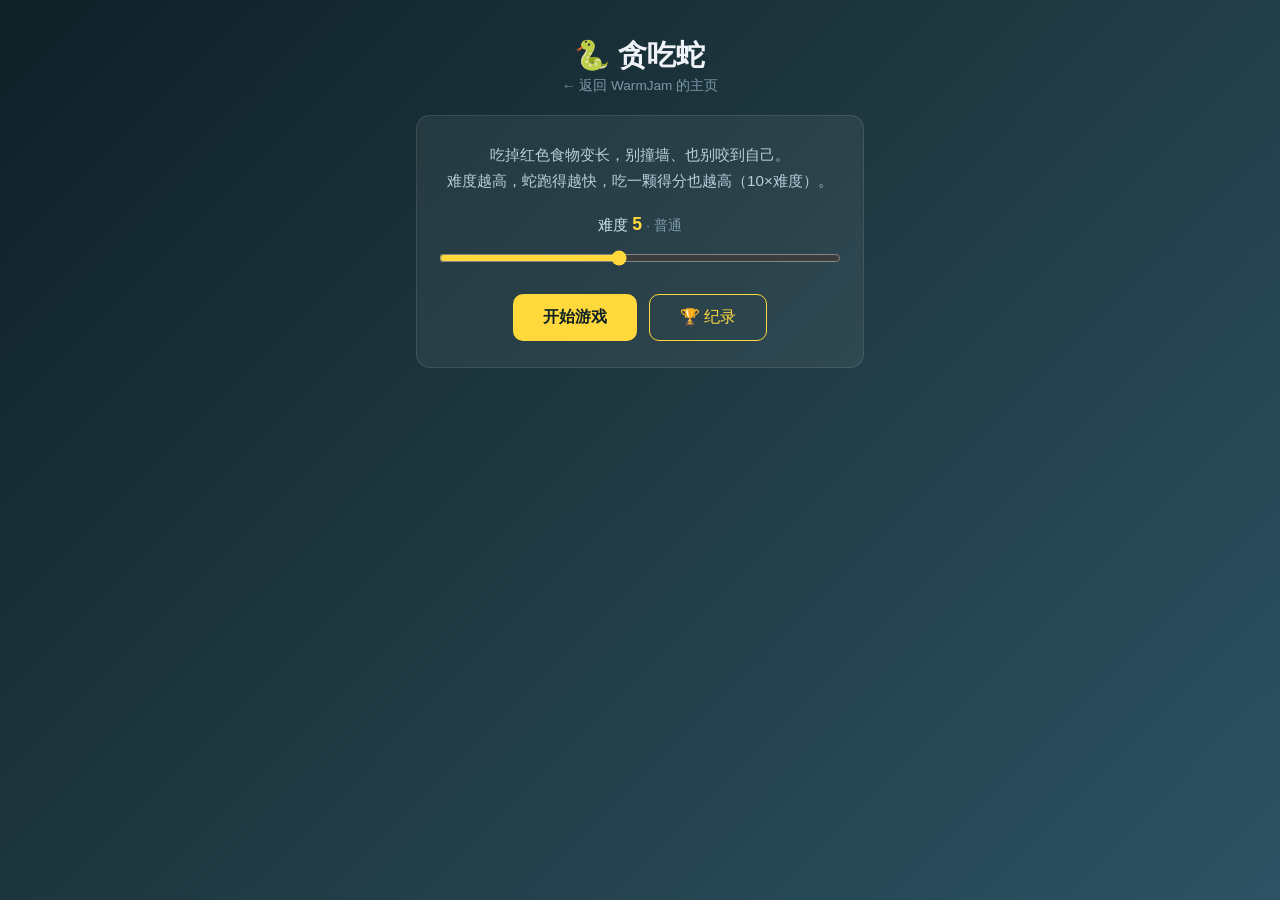
<file: snake.html>
<!DOCTYPE html>
<html lang="zh-CN">
<head>
<meta charset="UTF-8">
<meta name="viewport" content="width=device-width, initial-scale=1.0, maximum-scale=1.0, user-scalable=no">
<title>🐍 贪吃蛇 · WarmJam 的小游戏</title>
<style>
  * { margin: 0; padding: 0; box-sizing: border-box; -webkit-tap-highlight-color: transparent; }
  body {
    font-family: -apple-system, "PingFang SC", "Microsoft YaHei", sans-serif;
    background: linear-gradient(135deg, #0f2027, #203a43, #2c5364);
    color: #f0f4f8; min-height: 100vh;
  }
  .wrap { max-width: 480px; margin: 0 auto; padding: 24px 16px 64px; }
  header { text-align: center; padding: 12px 0 20px; }
  header h1 { font-size: 1.8rem; }
  header a { color: #7d97a9; font-size: .85rem; text-decoration: none; }
  header a:hover { color: #ffd93b; }
  .screen.hidden { display: none; }
  .card {
    background: rgba(255,255,255,.06); border: 1px solid rgba(255,255,255,.1);
    border-radius: 14px; padding: 26px 22px; text-align: center;
  }
  .card p.desc { color: #b9cddb; font-size: .95rem; line-height: 1.7; margin-bottom: 20px; }
  .diff-box { margin: 6px 0 22px; }
  .diff-box label { font-size: .95rem; color: #cfe3ef; }
  .diff-box label b { color: #ffd93b; font-size: 1.1rem; }
  input[type=range] { width: 100%; margin: 14px 0 6px; accent-color: #ffd93b; }
  .diff-tag { font-size: .85rem; color: #7d97a9; }
  .btns { display: flex; gap: 12px; justify-content: center; flex-wrap: wrap; }
  .btn {
    display: inline-block; border: none; cursor: pointer; text-decoration: none;
    color: #0f2027; font-weight: 700; background: #ffd93b;
    padding: 12px 30px; border-radius: 10px; font-size: 1rem;
    transition: transform .15s;
  }
  .btn:hover { transform: translateY(-2px); }
  .btn.ghost { background: transparent; color: #ffd93b; border: 1.5px solid #ffd93b; font-weight: 500; }
  .btn:disabled { opacity: .5; cursor: default; transform: none; }
  .hud {
    display: flex; justify-content: space-between; align-items: center;
    margin-bottom: 12px; font-size: 1rem; color: #cfe3ef;
  }
  .hud b { color: #ffd93b; font-size: 1.25rem; margin-left: 6px; }
  .hud button {
    background: rgba(255,255,255,.08); color: #f0e6c8; border: 1px solid rgba(255,255,255,.25);
    width: 42px; height: 42px; border-radius: 50%; font-size: 1.1rem; cursor: pointer;
  }
  canvas#cv {
    display: block; width: 100%; max-width: 400px; aspect-ratio: 1/1; margin: 0 auto;
    background: #0a141a; border-radius: 12px; border: 1px solid rgba(255,255,255,.12);
    touch-action: none;
  }
  .dpad { display: grid; grid-template-columns: repeat(3, 64px); gap: 8px; justify-content: center; margin-top: 16px; }
  .dpad button {
    width: 64px; height: 56px; border-radius: 12px; font-size: 1.4rem;
    background: rgba(255,255,255,.08); color: #f0e6c8; border: 1px solid rgba(255,255,255,.2);
    cursor: pointer; touch-action: none; user-select: none;
  }
  .dpad button:active { background: rgba(255,217,59,.25); }
  .dpad .spacer { visibility: hidden; }
  .kbd-hint { text-align: center; color: #7d97a9; font-size: .8rem; margin-top: 12px; }
  #over .card h2 { margin-bottom: 10px; }
  #over .score-big { font-size: 2.6rem; color: #ffd93b; font-weight: 800; margin: 8px 0; }
  #rankMsg { min-height: 1.6em; color: #b9cddb; margin-bottom: 14px; }
  #rankMsg.good { color: #3ddc84; font-weight: 700; }
  .nick-row { margin-bottom: 18px; color: #cfe3ef; font-size: .95rem; }
  .nick-row input {
    margin-left: 8px; padding: 8px 12px; border-radius: 8px; font-size: 1rem; width: 150px;
    border: 1px solid rgba(255,255,255,.25); background: rgba(0,0,0,.3); color: #fff;
  }
  table.board { width: 100%; border-collapse: collapse; margin: 8px 0 4px; font-size: .85rem; }
  table.board th, table.board td { padding: 8px 4px; border-bottom: 1px solid rgba(255,255,255,.08); }
  table.board th { color: #7d97a9; font-weight: 500; }
  table.board tr.me td { color: #ffd93b; font-weight: 700; }
  .empty { color: #7d97a9; padding: 24px 0; }
  .hint { color: #7d97a9; font-size: .78rem; line-height: 1.6; margin-top: 10px; }
  .back-row { margin-top: 18px; }
</style>
</head>
<body>
<div class="wrap">
  <header>
    <h1>🐍 贪吃蛇</h1>
    <a href="index.html">← 返回 WarmJam 的主页</a>
  </header>

  <!-- 菜单 -->
  <div id="menu" class="screen">
    <div class="card">
      <p class="desc">吃掉红色食物变长，别撞墙、也别咬到自己。<br>难度越高，蛇跑得越快，吃一颗得分也越高（10×难度）。</p>
      <div class="diff-box">
        <label>难度 <b id="diffVal">5</b> <span class="diff-tag" id="diffTag"></span></label>
        <input type="range" id="diff" min="1" max="10" value="5" step="1">
      </div>
      <div class="btns">
        <button class="btn" id="startBtn">开始游戏</button>
        <button class="btn ghost" id="recordsBtn">🏆 纪录</button>
      </div>
    </div>
  </div>

  <!-- 排行榜 -->
  <div id="records" class="screen hidden">
    <div class="card">
      <h2 style="margin-bottom:12px">🏆 历史最高纪录</h2>
      <div id="board"></div>
      <div class="back-row"><button class="btn ghost" id="backBtn">返回</button></div>
    </div>
  </div>

  <!-- 游戏 -->
  <div id="game" class="screen hidden">
    <div class="hud">
      <span>得分<b id="score">0</b></span>
      <span>长度<b id="len">1</b></span>
      <button id="pauseBtn" aria-label="暂停">⏸</button>
    </div>
    <canvas id="cv" width="400" height="400"></canvas>
    <div class="dpad">
      <span class="spacer"></span><button data-dir="up" aria-label="上">▲</button><span class="spacer"></span>
      <button data-dir="left" aria-label="左">◀</button><button data-dir="down" aria-label="下">▼</button><button data-dir="right" aria-label="右">▶</button>
    </div>
    <p class="kbd-hint">电脑：方向键 / WASD 操作，P 暂停 · 手机：滑动屏幕或点方向键</p>
  </div>

  <!-- 结算 -->
  <div id="over" class="screen hidden">
    <div class="card">
      <h2>游戏结束</h2>
      <div class="score-big" id="finalScore">0</div>
      <p id="rankMsg"></p>
      <div class="nick-row">昵称 <input id="nick" maxlength="16" placeholder="默认用设备识别码"></div>
      <div class="btns">
        <button class="btn" id="submitBtn">提交成绩</button>
        <button class="btn ghost" id="retryBtn">再来一局</button>
        <button class="btn ghost" id="menuBtn">返回菜单</button>
      </div>
    </div>
  </div>
</div>

<script src="leaderboard.js"></script>
<script>
(function () {
  'use strict';
  var BIN_URL = 'https://api.npoint.io/048873de2608f9e9744c';
  var board = WJBoard.create({ binUrl: BIN_URL, localKey: 'wj_board_snake' });

  var N = 20, CELL = 400 / N;
  var cv = document.getElementById('cv'), ctx = cv.getContext('2d');
  if (!ctx.roundRect) {
    ctx.roundRect = function (x, y, w, h) { this.rect(x, y, w, h); };
  }

  var screens = {
    menu: document.getElementById('menu'),
    records: document.getElementById('records'),
    game: document.getElementById('game'),
    over: document.getElementById('over')
  };
  function show(name) {
    Object.keys(screens).forEach(function (k) { screens[k].classList.toggle('hidden', k !== name); });
  }

  // ---- 难度 ----
  var diffInput = document.getElementById('diff'),
      diffVal = document.getElementById('diffVal'),
      diffTag = document.getElementById('diffTag');
  function diffName(d) {
    if (d <= 2) return '入门'; if (d <= 4) return '简单';
    if (d <= 6) return '普通'; if (d <= 8) return '困难'; return '地狱';
  }
  function refreshDiff() {
    diffVal.textContent = diffInput.value;
    diffTag.textContent = '· ' + diffName(+diffInput.value);
  }
  diffInput.addEventListener('input', refreshDiff);
  refreshDiff();

  // ---- 游戏状态 ----
  var snake, dir, queue, food, score, timer, alive, paused, diff;

  function speed() { return 175 - diff * 12; } // Lv1:163ms → Lv10:55ms

  function placeFood() {
    while (true) {
      var x = Math.floor(Math.random() * N), y = Math.floor(Math.random() * N);
      var clash = false;
      for (var i = 0; i < snake.length; i++) {
        if (snake[i].x === x && snake[i].y === y) { clash = true; break; }
      }
      if (!clash) { food = { x: x, y: y }; return; }
    }
  }

  function reset() {
    snake = [{ x: 9, y: 10 }, { x: 8, y: 10 }, { x: 7, y: 10 }];
    dir = { x: 1, y: 0 }; queue = [];
    score = 0; alive = true; paused = false;
    document.getElementById('pauseBtn').textContent = '⏸';
    placeFood();
    updateHud();
  }

  function updateHud() {
    document.getElementById('score').textContent = score;
    document.getElementById('len').textContent = snake.length;
  }

  function draw() {
    ctx.fillStyle = '#0a141a';
    ctx.fillRect(0, 0, 400, 400);
    ctx.strokeStyle = 'rgba(255,255,255,.04)';
    ctx.lineWidth = 1;
    for (var g = 1; g < N; g++) {
      ctx.beginPath(); ctx.moveTo(g * CELL, 0); ctx.lineTo(g * CELL, 400); ctx.stroke();
      ctx.beginPath(); ctx.moveTo(0, g * CELL); ctx.lineTo(400, g * CELL); ctx.stroke();
    }
    // 食物
    ctx.fillStyle = '#ff5a6e';
    ctx.beginPath();
    ctx.arc(food.x * CELL + CELL / 2, food.y * CELL + CELL / 2, CELL * 0.38, 0, Math.PI * 2);
    ctx.fill();
    // 蛇
    for (var i = snake.length - 1; i >= 0; i--) {
      var s = snake[i];
      ctx.fillStyle = i === 0 ? '#3ddc84' : 'rgba(61,220,132,' + (0.9 - i / snake.length * 0.5) + ')';
      var pad = i === 0 ? 1.5 : 2.5;
      ctx.beginPath();
      ctx.roundRect(s.x * CELL + pad, s.y * CELL + pad, CELL - pad * 2, CELL - pad * 2, 5);
      ctx.fill();
    }
    if (paused) {
      ctx.fillStyle = 'rgba(0,0,0,.55)';
      ctx.fillRect(0, 0, 400, 400);
      ctx.fillStyle = '#fff';
      ctx.font = 'bold 28px sans-serif';
      ctx.textAlign = 'center';
      ctx.fillText('已暂停', 200, 210);
    }
  }

  function tick() {
    if (!alive || paused) return;
    if (queue.length) {
      var nd = queue.shift();
      if (!(nd.x === -dir.x && nd.y === -dir.y)) dir = nd;
    }
    var head = { x: snake[0].x + dir.x, y: snake[0].y + dir.y };
    // 撞墙
    if (head.x < 0 || head.y < 0 || head.x >= N || head.y >= N) return die();
    // 咬到自己（尾巴即将移开的那格不算，除非吃到食物）
    var eat = (head.x === food.x && head.y === food.y);
    var body = eat ? snake : snake.slice(0, -1);
    for (var i = 0; i < body.length; i++) {
      if (body[i].x === head.x && body[i].y === head.y) return die();
    }
    snake.unshift(head);
    if (eat) {
      score += 10 * diff; // 难度越高，每颗丸子分越高
      placeFood();
    } else {
      snake.pop();
    }
    updateHud();
    draw();
  }

  function die() {
    alive = false;
    clearInterval(timer);
    draw();
    setTimeout(gameOver, 350);
  }

  function startGame() {
    diff = +diffInput.value;
    reset();
    show('game');
    draw();
    clearInterval(timer);
    timer = setInterval(tick, speed());
  }

  function togglePause() {
    if (!alive) return;
    paused = !paused;
    document.getElementById('pauseBtn').textContent = paused ? '▶' : '⏸';
    draw();
  }

  // ---- 输入 ----
  var DIRS = {
    up: { x: 0, y: -1 }, down: { x: 0, y: 1 },
    left: { x: -1, y: 0 }, right: { x: 1, y: 0 }
  };
  function pushDir(name) {
    var nd = DIRS[name];
    if (!nd || !alive || paused) return;
    var last = queue.length ? queue[queue.length - 1] : dir;
    if (nd.x === -last.x && nd.y === -last.y) return; // 禁止180°掉头
    if (nd.x === last.x && nd.y === last.y) return;
    if (queue.length < 3) queue.push(nd);
  }

  document.addEventListener('keydown', function (e) {
    var map = { ArrowUp: 'up', ArrowDown: 'down', ArrowLeft: 'left', ArrowRight: 'right',
                w: 'up', s: 'down', a: 'left', d: 'right', W: 'up', S: 'down', A: 'left', D: 'right' };
    if (map[e.key]) {
      if (!screens.game.classList.contains('hidden')) e.preventDefault();
      pushDir(map[e.key]);
    } else if (e.key === 'p' || e.key === 'P') {
      if (!screens.game.classList.contains('hidden')) togglePause();
    }
  });

  // 滑动
  var tx = 0, ty = 0;
  cv.addEventListener('touchstart', function (e) {
    var t = e.changedTouches[0]; tx = t.clientX; ty = t.clientY;
  }, { passive: true });
  cv.addEventListener('touchend', function (e) {
    var t = e.changedTouches[0];
    var dx = t.clientX - tx, dy = t.clientY - ty;
    if (Math.abs(dx) < 18 && Math.abs(dy) < 18) return;
    pushDir(Math.abs(dx) > Math.abs(dy) ? (dx > 0 ? 'right' : 'left') : (dy > 0 ? 'down' : 'up'));
  }, { passive: true });

  // 方向键按钮
  document.querySelectorAll('.dpad button').forEach(function (b) {
    var fn = function (e) { e.preventDefault(); pushDir(b.getAttribute('data-dir')); };
    b.addEventListener('touchstart', fn, { passive: false });
    b.addEventListener('mousedown', fn);
  });

  document.getElementById('pauseBtn').addEventListener('click', togglePause);
  document.addEventListener('visibilitychange', function () {
    if (document.hidden && alive && !paused && !screens.game.classList.contains('hidden')) togglePause();
  });

  // ---- 结算 ----
  var nickInput = document.getElementById('nick'),
      submitBtn = document.getElementById('submitBtn'),
      rankMsg = document.getElementById('rankMsg');

  function gameOver() {
    document.getElementById('finalScore').textContent = score;
    rankMsg.textContent = '';
    rankMsg.className = '';
    nickInput.value = board.getName() || board.pid;
    submitBtn.disabled = false;
    submitBtn.textContent = '提交成绩';
    show('over');
  }

  submitBtn.addEventListener('click', function () {
    submitBtn.disabled = true;
    submitBtn.textContent = '提交中…';
    var name = nickInput.value.trim() || board.pid;
    board.saveName(name);
    board.submit({ name: name, score: score, diff: diff }).then(function (r) {
      if (r.rank >= 0) {
        rankMsg.textContent = '🎉 恭喜！第 ' + (r.rank + 1) + ' 名，已记入' + (r.remote ? '全站' : '本地') + '排行榜！';
        rankMsg.className = 'good';
      } else {
        rankMsg.textContent = r.remote ? '未进入前十，再接再厉！' : '成绩已保存到本地（网络未连接，未同步全站榜）。';
      }
      submitBtn.textContent = '已提交';
    });
  });

  // ---- 按钮 ----
  document.getElementById('startBtn').addEventListener('click', startGame);
  document.getElementById('retryBtn').addEventListener('click', startGame);
  document.getElementById('menuBtn').addEventListener('click', function () { show('menu'); });
  document.getElementById('recordsBtn').addEventListener('click', function () {
    show('records');
    var el = document.getElementById('board');
    el.innerHTML = '<p class="empty">加载中…</p>';
    board.load().then(function (res) { board.render(el, res.list, res.remote); });
  });
  document.getElementById('backBtn').addEventListener('click', function () { show('menu'); });
})();
</script>
</body>
</html>
</file>
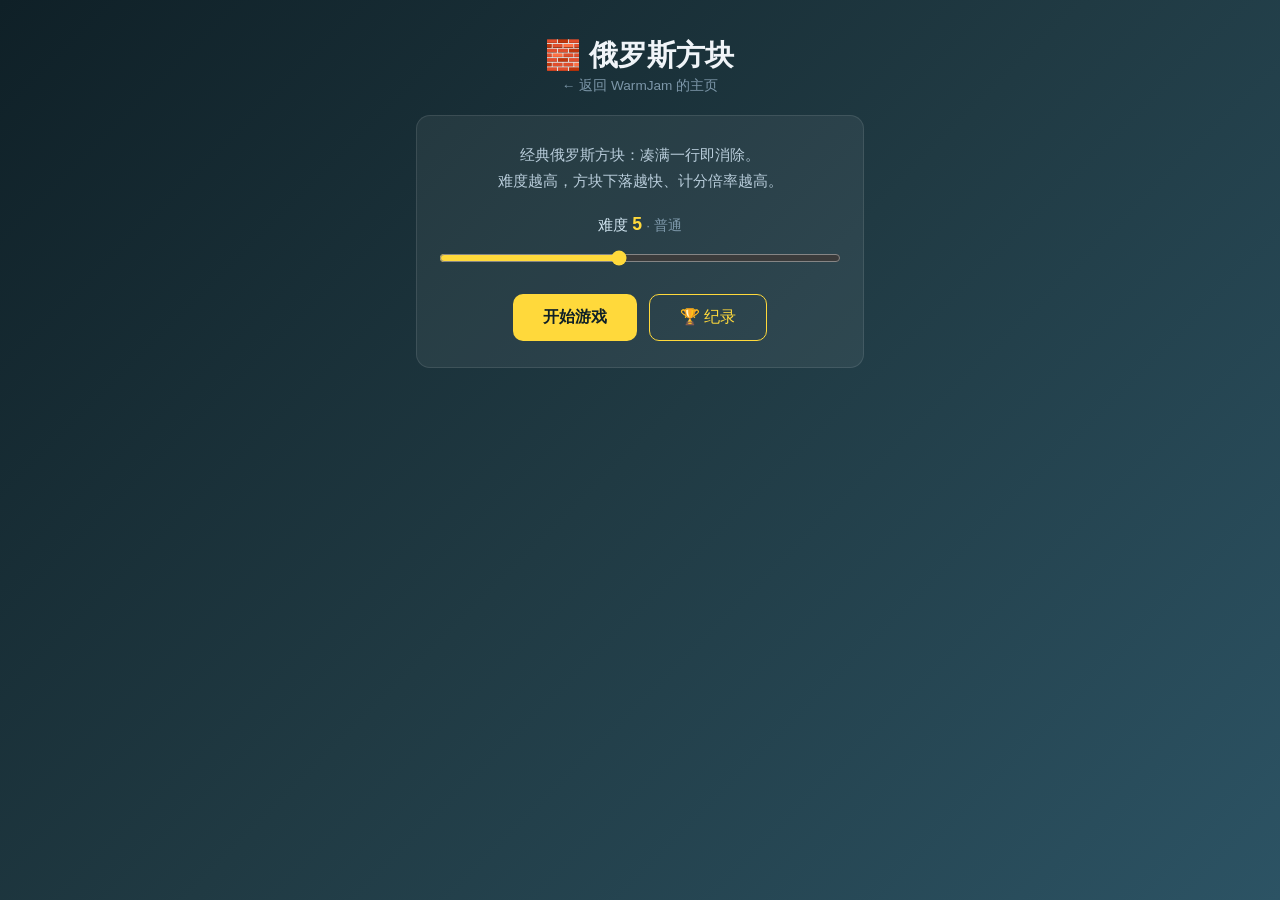
<file: tetris.html>
<!DOCTYPE html>
<html lang="zh-CN">
<head>
<meta charset="UTF-8">
<meta name="viewport" content="width=device-width, initial-scale=1.0, maximum-scale=1.0, user-scalable=no">
<title>🧱 俄罗斯方块 · WarmJam 的小游戏</title>
<style>
  * { margin: 0; padding: 0; box-sizing: border-box; -webkit-tap-highlight-color: transparent; }
  body {
    font-family: -apple-system, "PingFang SC", "Microsoft YaHei", sans-serif;
    background: linear-gradient(135deg, #0f2027, #203a43, #2c5364);
    color: #f0f4f8; min-height: 100vh;
  }
  .wrap { max-width: 480px; margin: 0 auto; padding: 24px 16px 64px; }
  header { text-align: center; padding: 12px 0 20px; }
  header h1 { font-size: 1.8rem; }
  header a { color: #7d97a9; font-size: .85rem; text-decoration: none; }
  header a:hover { color: #ffd93b; }
  .screen.hidden { display: none; }
  .card {
    background: rgba(255,255,255,.06); border: 1px solid rgba(255,255,255,.1);
    border-radius: 14px; padding: 26px 22px; text-align: center;
  }
  .card p.desc { color: #b9cddb; font-size: .95rem; line-height: 1.7; margin-bottom: 20px; }
  .diff-box { margin: 6px 0 22px; }
  .diff-box label { font-size: .95rem; color: #cfe3ef; }
  .diff-box label b { color: #ffd93b; font-size: 1.1rem; }
  input[type=range] { width: 100%; margin: 14px 0 6px; accent-color: #ffd93b; }
  .diff-tag { font-size: .85rem; color: #7d97a9; }
  .btns { display: flex; gap: 12px; justify-content: center; flex-wrap: wrap; }
  .btn {
    display: inline-block; border: none; cursor: pointer; text-decoration: none;
    color: #0f2027; font-weight: 700; background: #ffd93b;
    padding: 12px 30px; border-radius: 10px; font-size: 1rem;
    transition: transform .15s;
  }
  .btn:hover { transform: translateY(-2px); }
  .btn.ghost { background: transparent; color: #ffd93b; border: 1.5px solid #ffd93b; font-weight: 500; }
  .btn:disabled { opacity: .5; cursor: default; transform: none; }
  .hud {
    display: flex; justify-content: space-between; align-items: center;
    margin-bottom: 12px; font-size: 1rem; color: #cfe3ef;
  }
  .hud b { color: #ffd93b; font-size: 1.25rem; margin-left: 6px; }
  .hud button {
    background: rgba(255,255,255,.08); color: #f0e6c8; border: 1px solid rgba(255,255,255,.25);
    width: 42px; height: 42px; border-radius: 50%; font-size: 1.1rem; cursor: pointer;
  }
  .play { display: flex; gap: 12px; justify-content: center; align-items: flex-start; }
  canvas#cv {
    display: block; width: min(62vw, 240px); height: auto;
    background: #0a141a; border-radius: 12px; border: 1px solid rgba(255,255,255,.12);
    touch-action: none;
  }
  .side { display: flex; flex-direction: column; gap: 10px; align-items: center; }
  .side .lbl { font-size: .78rem; color: #7d97a9; }
  canvas#next { width: 88px; height: 88px; background: #0a141a; border-radius: 10px; border: 1px solid rgba(255,255,255,.12); }
  .tbtns { display: grid; grid-template-columns: repeat(5, 60px); gap: 8px; justify-content: center; margin-top: 16px; }
  .tbtns button {
    height: 56px; border-radius: 12px; font-size: 1.3rem;
    background: rgba(255,255,255,.08); color: #f0e6c8; border: 1px solid rgba(255,255,255,.2);
    cursor: pointer; touch-action: none; user-select: none;
  }
  .tbtns button:active { background: rgba(255,217,59,.25); }
  .kbd-hint { text-align: center; color: #7d97a9; font-size: .8rem; margin-top: 12px; line-height: 1.7; }
  #over .card h2 { margin-bottom: 10px; }
  #over .score-big { font-size: 2.6rem; color: #ffd93b; font-weight: 800; margin: 8px 0; }
  #over .lines { color: #b9cddb; margin-bottom: 6px; }
  #rankMsg { min-height: 1.6em; color: #b9cddb; margin-bottom: 14px; }
  #rankMsg.good { color: #3ddc84; font-weight: 700; }
  .nick-row { margin-bottom: 18px; color: #cfe3ef; font-size: .95rem; }
  .nick-row input {
    margin-left: 8px; padding: 8px 12px; border-radius: 8px; font-size: 1rem; width: 150px;
    border: 1px solid rgba(255,255,255,.25); background: rgba(0,0,0,.3); color: #fff;
  }
  table.board { width: 100%; border-collapse: collapse; margin: 8px 0 4px; font-size: .85rem; }
  table.board th, table.board td { padding: 8px 4px; border-bottom: 1px solid rgba(255,255,255,.08); }
  table.board th { color: #7d97a9; font-weight: 500; }
  table.board tr.me td { color: #ffd93b; font-weight: 700; }
  .empty { color: #7d97a9; padding: 24px 0; }
  .hint { color: #7d97a9; font-size: .78rem; line-height: 1.6; margin-top: 10px; }
  .back-row { margin-top: 18px; }
</style>
</head>
<body>
<div class="wrap">
  <header>
    <h1>🧱 俄罗斯方块</h1>
    <a href="index.html">← 返回 WarmJam 的主页</a>
  </header>

  <!-- 菜单 -->
  <div id="menu" class="screen">
    <div class="card">
      <p class="desc">经典俄罗斯方块：凑满一行即消除。<br>难度越高，方块下落越快、计分倍率越高。</p>
      <div class="diff-box">
        <label>难度 <b id="diffVal">5</b> <span class="diff-tag" id="diffTag"></span></label>
        <input type="range" id="diff" min="1" max="10" value="5" step="1">
      </div>
      <div class="btns">
        <button class="btn" id="startBtn">开始游戏</button>
        <button class="btn ghost" id="recordsBtn">🏆 纪录</button>
      </div>
    </div>
  </div>

  <!-- 排行榜 -->
  <div id="records" class="screen hidden">
    <div class="card">
      <h2 style="margin-bottom:12px">🏆 历史最高纪录</h2>
      <div id="board"></div>
      <div class="back-row"><button class="btn ghost" id="backBtn">返回</button></div>
    </div>
  </div>

  <!-- 游戏 -->
  <div id="game" class="screen hidden">
    <div class="hud">
      <span>得分<b id="score">0</b></span>
      <span>消除<b id="lines">0</b></span>
      <button id="pauseBtn" aria-label="暂停">⏸</button>
    </div>
    <div class="play">
      <canvas id="cv" width="240" height="480"></canvas>
      <div class="side">
        <div class="lbl">下一个</div>
        <canvas id="next" width="88" height="88"></canvas>
      </div>
    </div>
    <div class="tbtns">
      <button data-act="left" aria-label="左移">◀</button>
      <button data-act="right" aria-label="右移">▶</button>
      <button data-act="rot" aria-label="旋转">⟳</button>
      <button data-act="down" aria-label="加速下落">▼</button>
      <button data-act="drop" aria-label="直接落下">⤓</button>
    </div>
    <p class="kbd-hint">电脑：←→ 移动，↑ 旋转，↓ 加速，空格 直接落下，P 暂停<br>手机：点下方按钮操作</p>
  </div>

  <!-- 结算 -->
  <div id="over" class="screen hidden">
    <div class="card">
      <h2>游戏结束</h2>
      <div class="score-big" id="finalScore">0</div>
      <p class="lines" id="finalLines"></p>
      <p id="rankMsg"></p>
      <div class="nick-row">昵称 <input id="nick" maxlength="16" placeholder="默认用设备识别码"></div>
      <div class="btns">
        <button class="btn" id="submitBtn">提交成绩</button>
        <button class="btn ghost" id="retryBtn">再来一局</button>
        <button class="btn ghost" id="menuBtn">返回菜单</button>
      </div>
    </div>
  </div>
</div>

<script src="leaderboard.js"></script>
<script>
(function () {
  'use strict';
  var BIN_URL = 'https://api.npoint.io/e2e1fdfb3c697d822942';
  var board = WJBoard.create({ binUrl: BIN_URL, localKey: 'wj_board_tetris' });

  var COLS = 10, ROWS = 20, CELL = 24;
  var cv = document.getElementById('cv'), ctx = cv.getContext('2d');
  var ncv = document.getElementById('next'), nctx = ncv.getContext('2d');

  var SHAPES = {
    I: { m: [[0,0,0,0],[1,1,1,1],[0,0,0,0],[0,0,0,0]], c: '#35d0ff' },
    J: { m: [[1,0,0],[1,1,1],[0,0,0]], c: '#5a7bff' },
    L: { m: [[0,0,1],[1,1,1],[0,0,0]], c: '#ff9f2e' },
    O: { m: [[1,1],[1,1]], c: '#ffd93b' },
    S: { m: [[0,1,1],[1,1,0],[0,0,0]], c: '#3ddc84' },
    T: { m: [[0,1,0],[1,1,1],[0,0,0]], c: '#c86bff' },
    Z: { m: [[1,1,0],[0,1,1],[0,0,0]], c: '#ff5a6e' }
  };
  var KEYS = Object.keys(SHAPES);

  var screens = {
    menu: document.getElementById('menu'),
    records: document.getElementById('records'),
    game: document.getElementById('game'),
    over: document.getElementById('over')
  };
  function show(name) {
    Object.keys(screens).forEach(function (k) { screens[k].classList.toggle('hidden', k !== name); });
  }

  // ---- 难度 ----
  var diffInput = document.getElementById('diff'),
      diffVal = document.getElementById('diffVal'),
      diffTag = document.getElementById('diffTag');
  function diffName(d) {
    if (d <= 2) return '入门'; if (d <= 4) return '简单';
    if (d <= 6) return '普通'; if (d <= 8) return '困难'; return '地狱';
  }
  function refreshDiff() {
    diffVal.textContent = diffInput.value;
    diffTag.textContent = '· ' + diffName(+diffInput.value);
  }
  diffInput.addEventListener('input', refreshDiff);
  refreshDiff();

  // ---- 游戏状态 ----
  var grid, cur, bag, score, lines, timer, alive, paused, diff, softDrop, level;

  function gravityMs() { return Math.max(50, 850 - diff * 80); } // Lv1:770ms → Lv10:50ms

  function newBag() {
    bag = KEYS.slice();
    for (var i = bag.length - 1; i > 0; i--) {
      var j = Math.floor(Math.random() * (i + 1));
      var t = bag[i]; bag[i] = bag[j]; bag[j] = t;
    }
  }
  function nextType() {
    if (!bag.length) newBag();
    return bag.pop();
  }

  function spawn() {
    var type = nextType();
    var shape = SHAPES[type];
    cur = { type: type, m: shape.m.map(function (r) { return r.slice(); }), c: shape.c,
            x: 3, y: type === 'I' ? -1 : 0 };
    if (collide(cur.m, cur.x, cur.y)) { die(); return false; }
    return true;
  }

  function collide(m, px, py) {
    for (var y = 0; y < m.length; y++) {
      for (var x = 0; x < m[y].length; x++) {
        if (!m[y][x]) continue;
        var gx = px + x, gy = py + y;
        if (gx < 0 || gx >= COLS || gy >= ROWS) return true;
        if (gy >= 0 && grid[gy][gx]) return true;
      }
    }
    return false;
  }

  function rotate(m) {
    var n = m.length, r = [];
    for (var y = 0; y < n; y++) {
      r[y] = [];
      for (var x = 0; x < n; x++) r[y][x] = m[n - 1 - x][y];
    }
    return r;
  }

  function tryRotate() {
    if (!cur) return;
    var rm = rotate(cur.m);
    var kicks = [0, -1, 1, -2, 2];
    for (var i = 0; i < kicks.length; i++) {
      if (!collide(rm, cur.x + kicks[i], cur.y)) { cur.m = rm; cur.x += kicks[i]; draw(); return; }
      if (!collide(rm, cur.x + kicks[i], cur.y - 1)) { cur.m = rm; cur.x += kicks[i]; cur.y -= 1; draw(); return; }
    }
  }

  function move(dx, dy) {
    if (!cur || !alive || paused) return false;
    if (!collide(cur.m, cur.x + dx, cur.y + dy)) {
      cur.x += dx; cur.y += dy;
      draw();
      return true;
    }
    return false;
  }

  function hardDrop() {
    if (!cur || !alive || paused) return;
    var d = 0;
    while (!collide(cur.m, cur.x, cur.y + 1)) { cur.y++; d++; }
    score += d * 2;
    lock();
  }

  function ghostY() {
    var y = cur.y;
    while (!collide(cur.m, cur.x, y + 1)) y++;
    return y;
  }

  function lock() {
    for (var y = 0; y < cur.m.length; y++) {
      for (var x = 0; x < cur.m[y].length; x++) {
        if (!cur.m[y][x]) continue;
        var gy = cur.y + y;
        if (gy >= 0) grid[gy][cur.x + x] = cur.c;
      }
    }
    clearLines();
    updateHud();
    if (!spawn()) return;
    draw();
  }

  function clearLines() {
    var cleared = 0;
    for (var y = ROWS - 1; y >= 0; y--) {
      var full = true;
      for (var x = 0; x < COLS; x++) {
        if (!grid[y][x]) { full = false; break; }
      }
      if (full) {
        grid.splice(y, 1);
        grid.unshift(new Array(COLS).fill(null));
        cleared++;
        y++;
      }
    }
    if (cleared) {
      var pts = [0, 100, 300, 500, 800][cleared] * level;
      score += pts;
      lines += cleared;
    }
  }

  function tick() {
    if (!alive || paused) return;
    if (softDrop) {
      if (move(0, 1)) score += 1;
      else lock();
      updateHud(); draw();
      return;
    }
    if (!move(0, 1)) lock();
  }

  function reset() {
    grid = [];
    for (var y = 0; y < ROWS; y++) grid.push(new Array(COLS).fill(null));
    score = 0; lines = 0; alive = true; paused = false; softDrop = false;
    gravCount = 0;
    level = diff;
    newBag(); nextType(); // 预消耗一个，让 next 预览有内容
    document.getElementById('pauseBtn').textContent = '⏸';
    updateHud();
  }

  function updateHud() {
    document.getElementById('score').textContent = score;
    document.getElementById('lines').textContent = lines;
  }

  function drawCell(g, x, y, color, ghost) {
    var px = x * CELL, py = y * CELL;
    g.fillStyle = ghost ? 'rgba(255,255,255,.10)' : color;
    g.fillRect(px + 1, py + 1, CELL - 2, CELL - 2);
    if (!ghost) {
      g.fillStyle = 'rgba(255,255,255,.25)';
      g.fillRect(px + 1, py + 1, CELL - 2, 3);
    }
  }

  function draw() {
    ctx.fillStyle = '#0a141a';
    ctx.fillRect(0, 0, COLS * CELL, ROWS * CELL);
    ctx.strokeStyle = 'rgba(255,255,255,.04)';
    for (var g = 1; g < COLS; g++) {
      ctx.beginPath(); ctx.moveTo(g * CELL, 0); ctx.lineTo(g * CELL, ROWS * CELL); ctx.stroke();
    }
    for (var y = 0; y < ROWS; y++) {
      for (var x = 0; x < COLS; x++) {
        if (grid[y][x]) drawCell(ctx, x, y, grid[y][x]);
      }
    }
    if (cur && alive) {
      var gy = ghostY();
      for (var yy = 0; yy < cur.m.length; yy++) {
        for (var xx = 0; xx < cur.m[yy].length; xx++) {
          if (!cur.m[yy][xx]) continue;
          if (gy + yy >= 0 && gy !== cur.y) drawCell(ctx, cur.x + xx, gy + yy, null, true);
          if (cur.y + yy >= 0) drawCell(ctx, cur.x + xx, cur.y + yy, cur.c);
        }
      }
    }
    // 下一个
    nctx.fillStyle = '#0a141a';
    nctx.fillRect(0, 0, 88, 88);
    if (bag.length) {
      var nt = SHAPES[bag[bag.length - 1]];
      var m = nt.m, n = m.length, cw = 88 / 4;
      var ox = (4 - n) * cw / 2, oy = (4 - n) * cw / 2;
      for (var ay = 0; ay < n; ay++) {
        for (var ax = 0; ax < n; ax++) {
          if (!m[ay][ax]) continue;
          nctx.fillStyle = nt.c;
          nctx.fillRect(ox + ax * cw + 1, oy + ay * cw + 1, cw - 2, cw - 2);
        }
      }
    }
    if (paused) {
      ctx.fillStyle = 'rgba(0,0,0,.55)';
      ctx.fillRect(0, 0, COLS * CELL, ROWS * CELL);
      ctx.fillStyle = '#fff';
      ctx.font = 'bold 24px sans-serif';
      ctx.textAlign = 'center';
      ctx.fillText('已暂停', COLS * CELL / 2, ROWS * CELL / 2);
    }
  }

  function die() {
    alive = false;
    clearInterval(timer);
    draw();
    setTimeout(gameOver, 350);
  }

  function startGame() {
    diff = +diffInput.value;
    reset();
    show('game');
    spawn();
    draw();
    clearInterval(timer);
    timer = setInterval(tick, 60); // 60ms 基础节拍，加速下落时更跟手
  }

  // 注意：用 60ms 基础 tick + 计数器实现重力，保证软降跟手
  var gravCount = 0;
  var _tick = tick;
  tick = function () {
    if (!alive || paused) return;
    if (softDrop) { _tick(); return; }
    gravCount += 60;
    if (gravCount >= gravityMs()) {
      gravCount = 0;
      if (!move(0, 1)) lock();
    }
  };

  function togglePause() {
    if (!alive) return;
    paused = !paused;
    document.getElementById('pauseBtn').textContent = paused ? '▶' : '⏸';
    draw();
  }

  // ---- 输入 ----
  document.addEventListener('keydown', function (e) {
    var inGame = !screens.game.classList.contains('hidden');
    if (e.key === 'ArrowLeft') { if (inGame) e.preventDefault(); move(-1, 0); }
    else if (e.key === 'ArrowRight') { if (inGame) e.preventDefault(); move(1, 0); }
    else if (e.key === 'ArrowDown') { if (inGame) e.preventDefault(); if (!e.repeat) softDrop = true; }
    else if (e.key === 'ArrowUp' || e.key === 'x' || e.key === 'X') { if (inGame) e.preventDefault(); tryRotate(); }
    else if (e.key === ' ') { if (inGame) e.preventDefault(); hardDrop(); }
    else if (e.key === 'p' || e.key === 'P') { if (inGame) togglePause(); }
  });
  document.addEventListener('keyup', function (e) {
    if (e.key === 'ArrowDown') softDrop = false;
  });

  document.querySelectorAll('.tbtns button').forEach(function (b) {
    var act = b.getAttribute('data-act');
    var down = function (e) {
      e.preventDefault();
      if (act === 'left') move(-1, 0);
      else if (act === 'right') move(1, 0);
      else if (act === 'rot') tryRotate();
      else if (act === 'down') softDrop = true;
      else if (act === 'drop') hardDrop();
    };
    var up = function (e) { e.preventDefault(); if (act === 'down') softDrop = false; };
    b.addEventListener('touchstart', down, { passive: false });
    b.addEventListener('touchend', up, { passive: false });
    b.addEventListener('mousedown', down);
    b.addEventListener('mouseup', up);
    b.addEventListener('mouseleave', function () { if (act === 'down') softDrop = false; });
  });

  document.getElementById('pauseBtn').addEventListener('click', togglePause);
  document.addEventListener('visibilitychange', function () {
    if (document.hidden && alive && !paused && !screens.game.classList.contains('hidden')) togglePause();
  });

  // ---- 结算 ----
  var nickInput = document.getElementById('nick'),
      submitBtn = document.getElementById('submitBtn'),
      rankMsg = document.getElementById('rankMsg');

  function gameOver() {
    document.getElementById('finalScore').textContent = score;
    document.getElementById('finalLines').textContent = '共消除 ' + lines + ' 行 · 难度 Lv.' + diff;
    rankMsg.textContent = '';
    rankMsg.className = '';
    nickInput.value = board.getName() || board.pid;
    submitBtn.disabled = false;
    submitBtn.textContent = '提交成绩';
    show('over');
  }

  submitBtn.addEventListener('click', function () {
    submitBtn.disabled = true;
    submitBtn.textContent = '提交中…';
    var name = nickInput.value.trim() || board.pid;
    board.saveName(name);
    board.submit({ name: name, score: score, diff: diff }).then(function (r) {
      if (r.rank >= 0) {
        rankMsg.textContent = '🎉 恭喜！第 ' + (r.rank + 1) + ' 名，已记入' + (r.remote ? '全站' : '本地') + '排行榜！';
        rankMsg.className = 'good';
      } else {
        rankMsg.textContent = r.remote ? '未进入前十，再接再厉！' : '成绩已保存到本地（网络未连接，未同步全站榜）。';
      }
      submitBtn.textContent = '已提交';
    });
  });

  // ---- 按钮 ----
  document.getElementById('startBtn').addEventListener('click', startGame);
  document.getElementById('retryBtn').addEventListener('click', startGame);
  document.getElementById('menuBtn').addEventListener('click', function () { show('menu'); });
  document.getElementById('recordsBtn').addEventListener('click', function () {
    show('records');
    var el = document.getElementById('board');
    el.innerHTML = '<p class="empty">加载中…</p>';
    board.load().then(function (res) { board.render(el, res.list, res.remote); });
  });
  document.getElementById('backBtn').addEventListener('click', function () { show('menu'); });
})();
</script>
</body>
</html>
</file>
